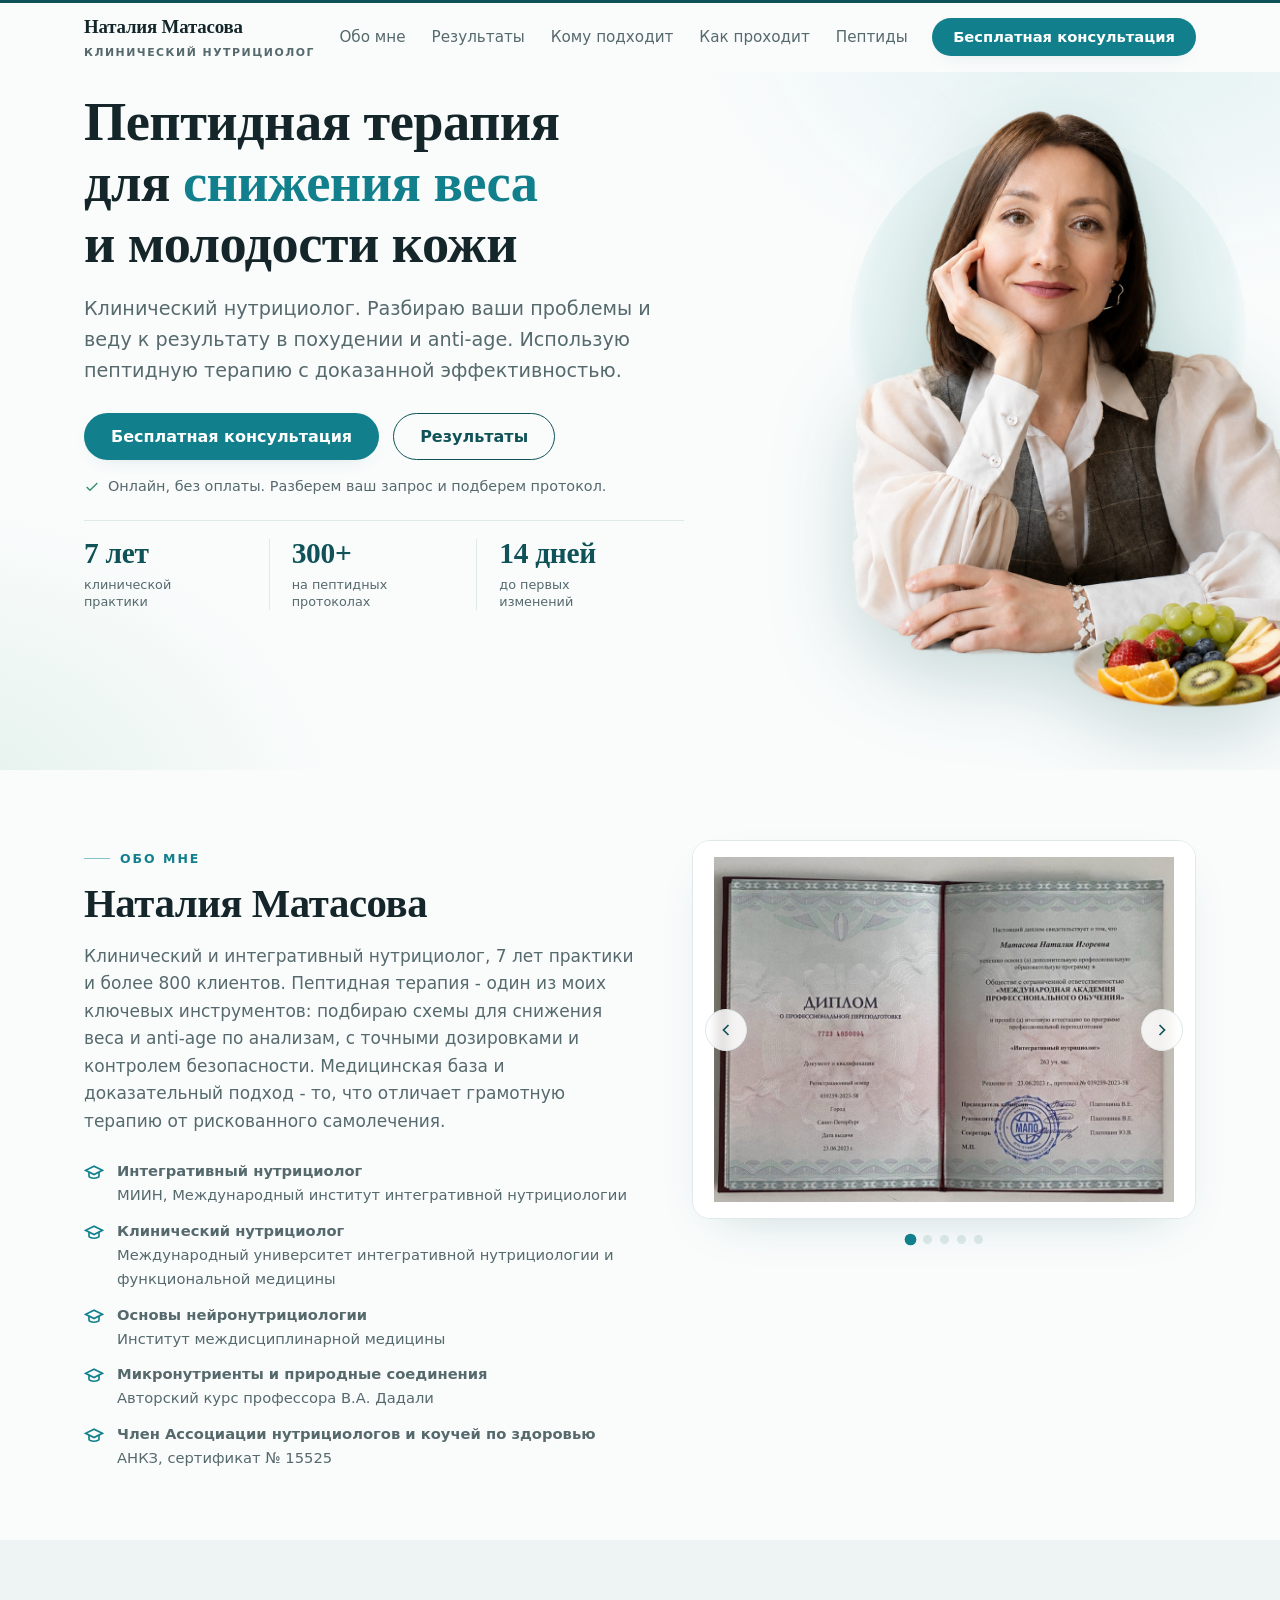
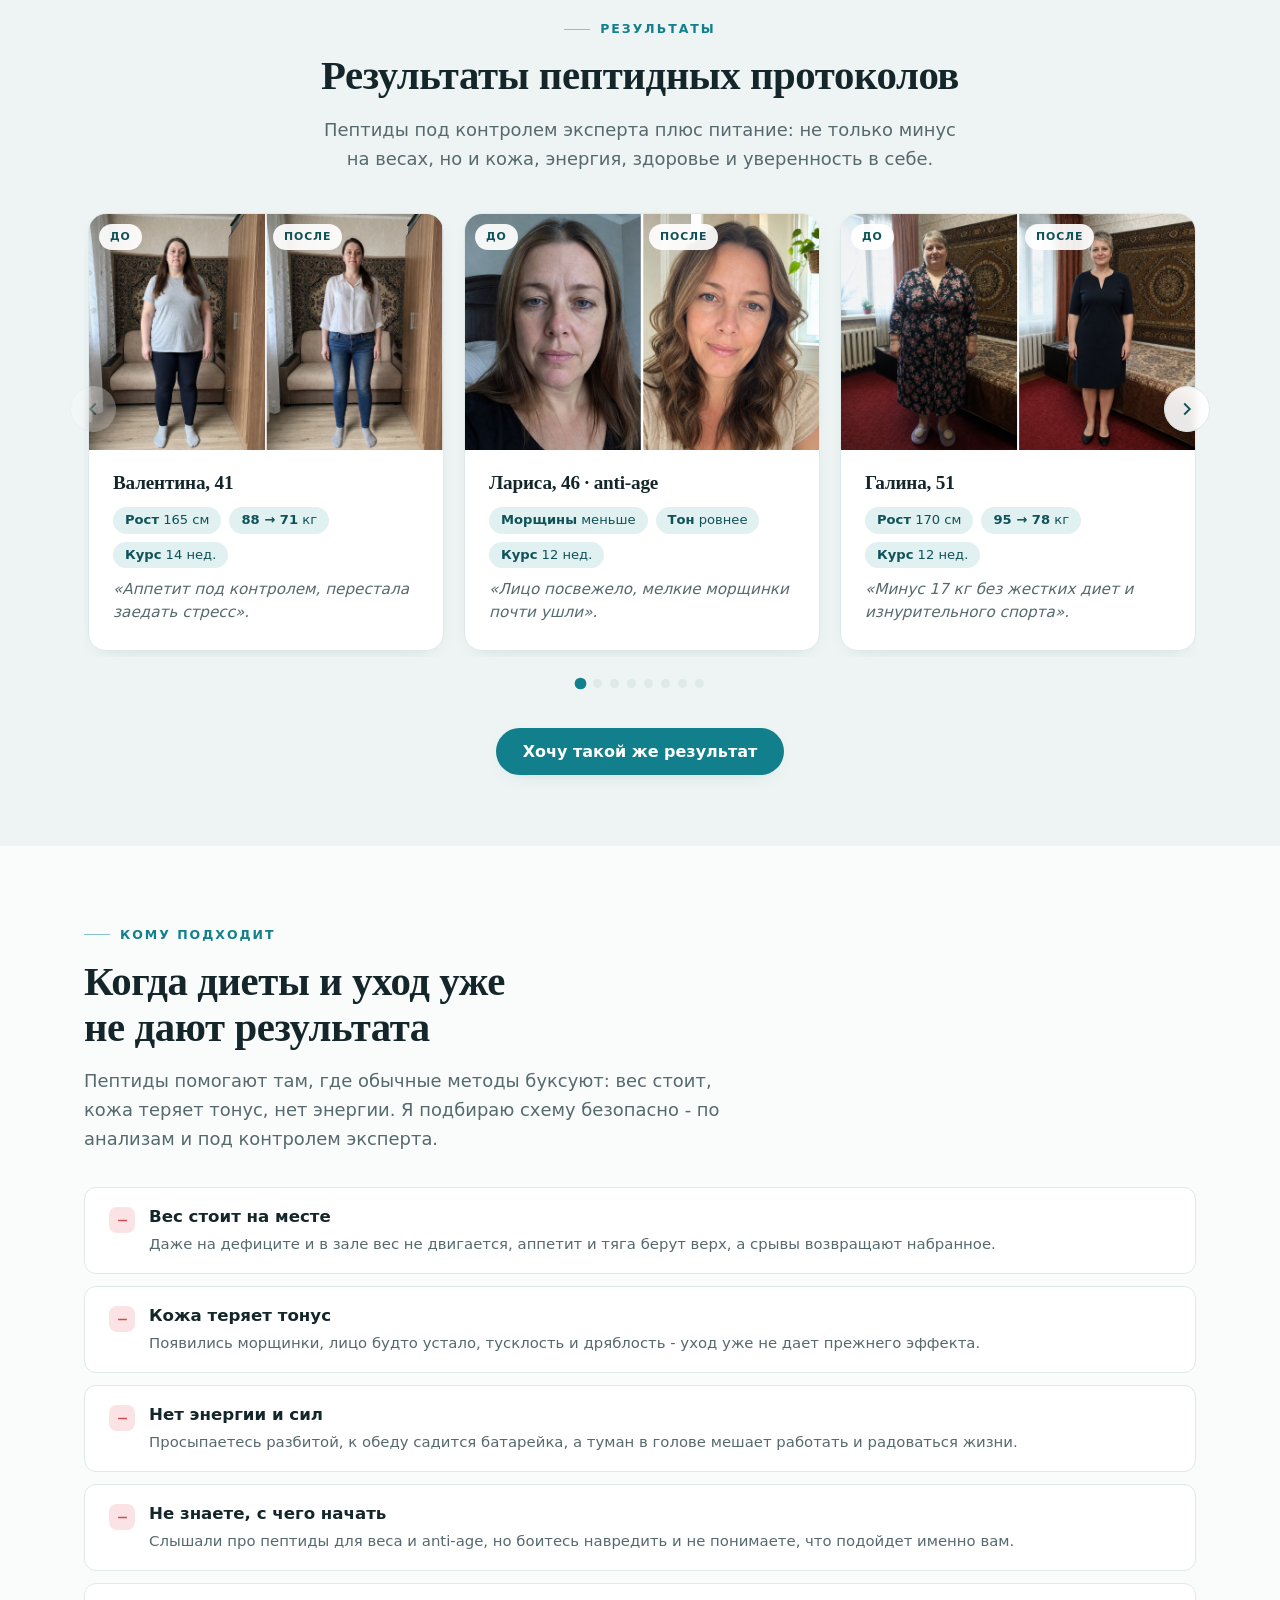
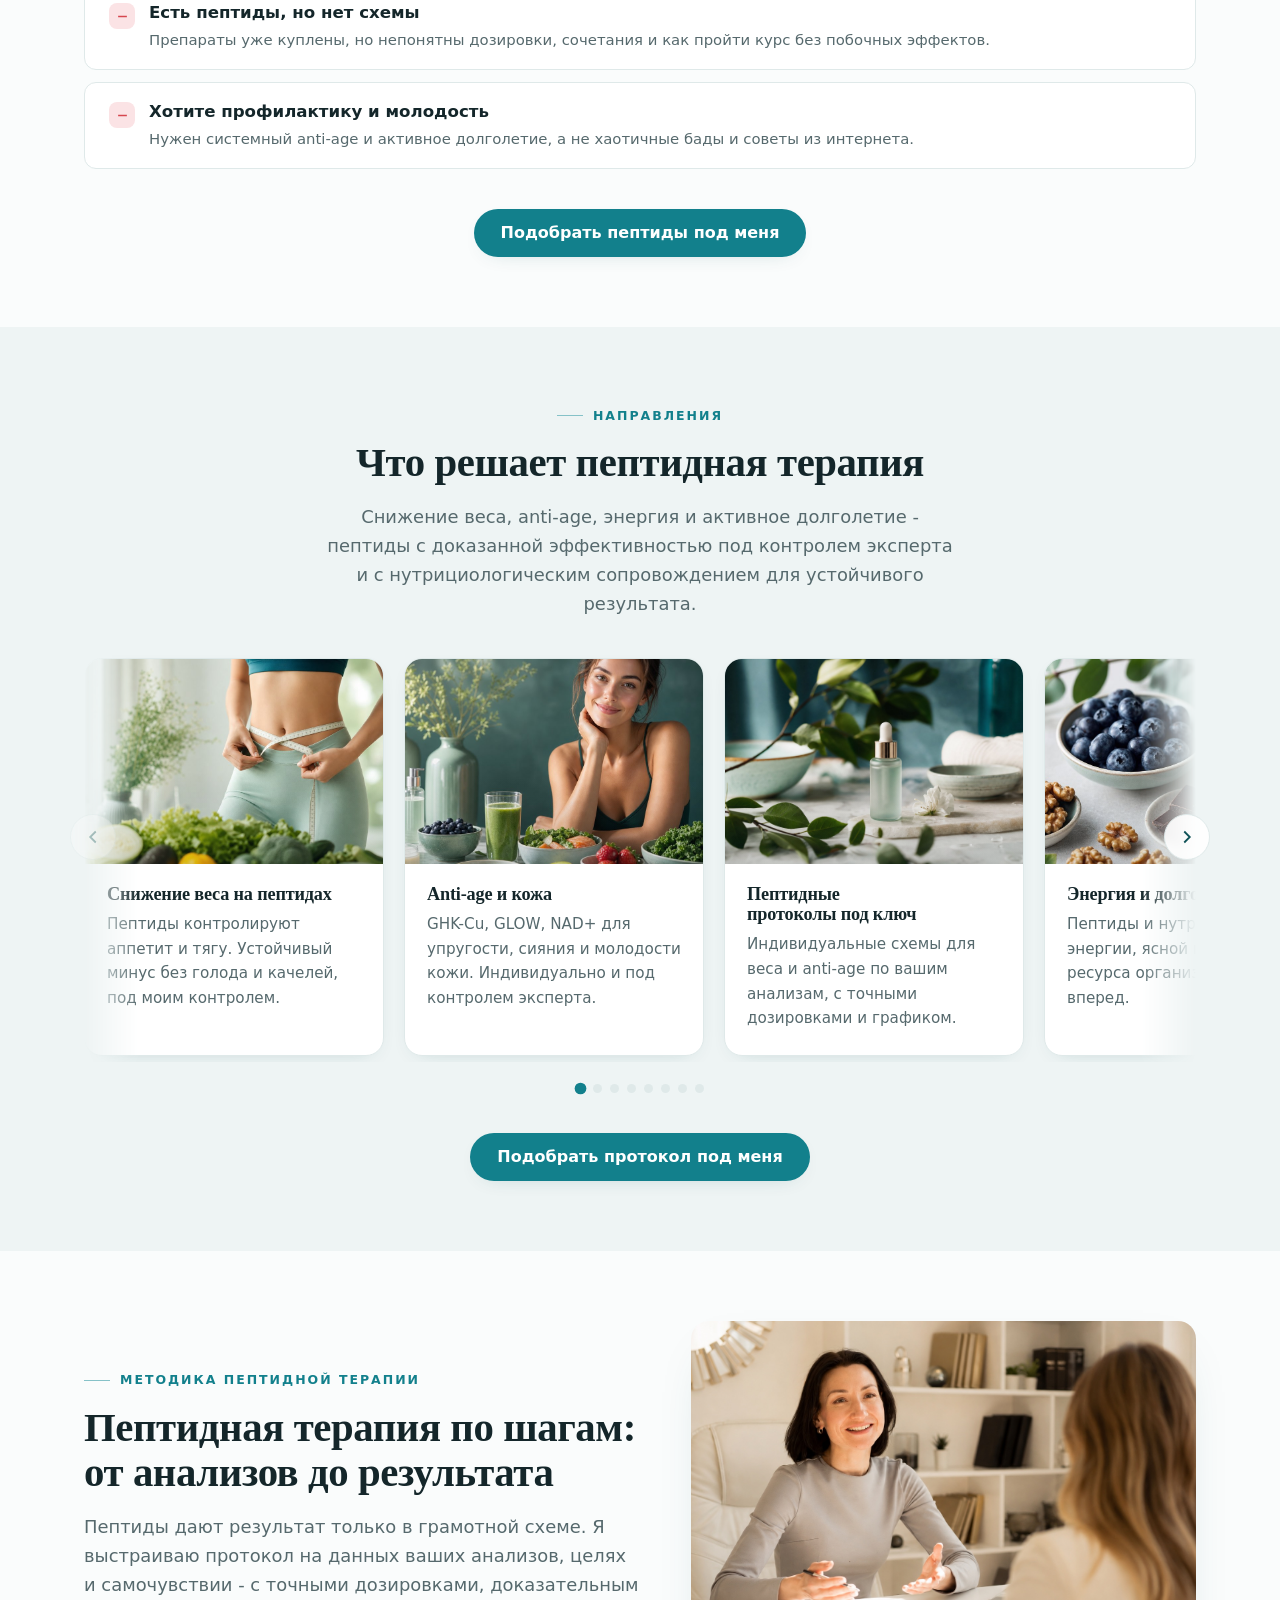
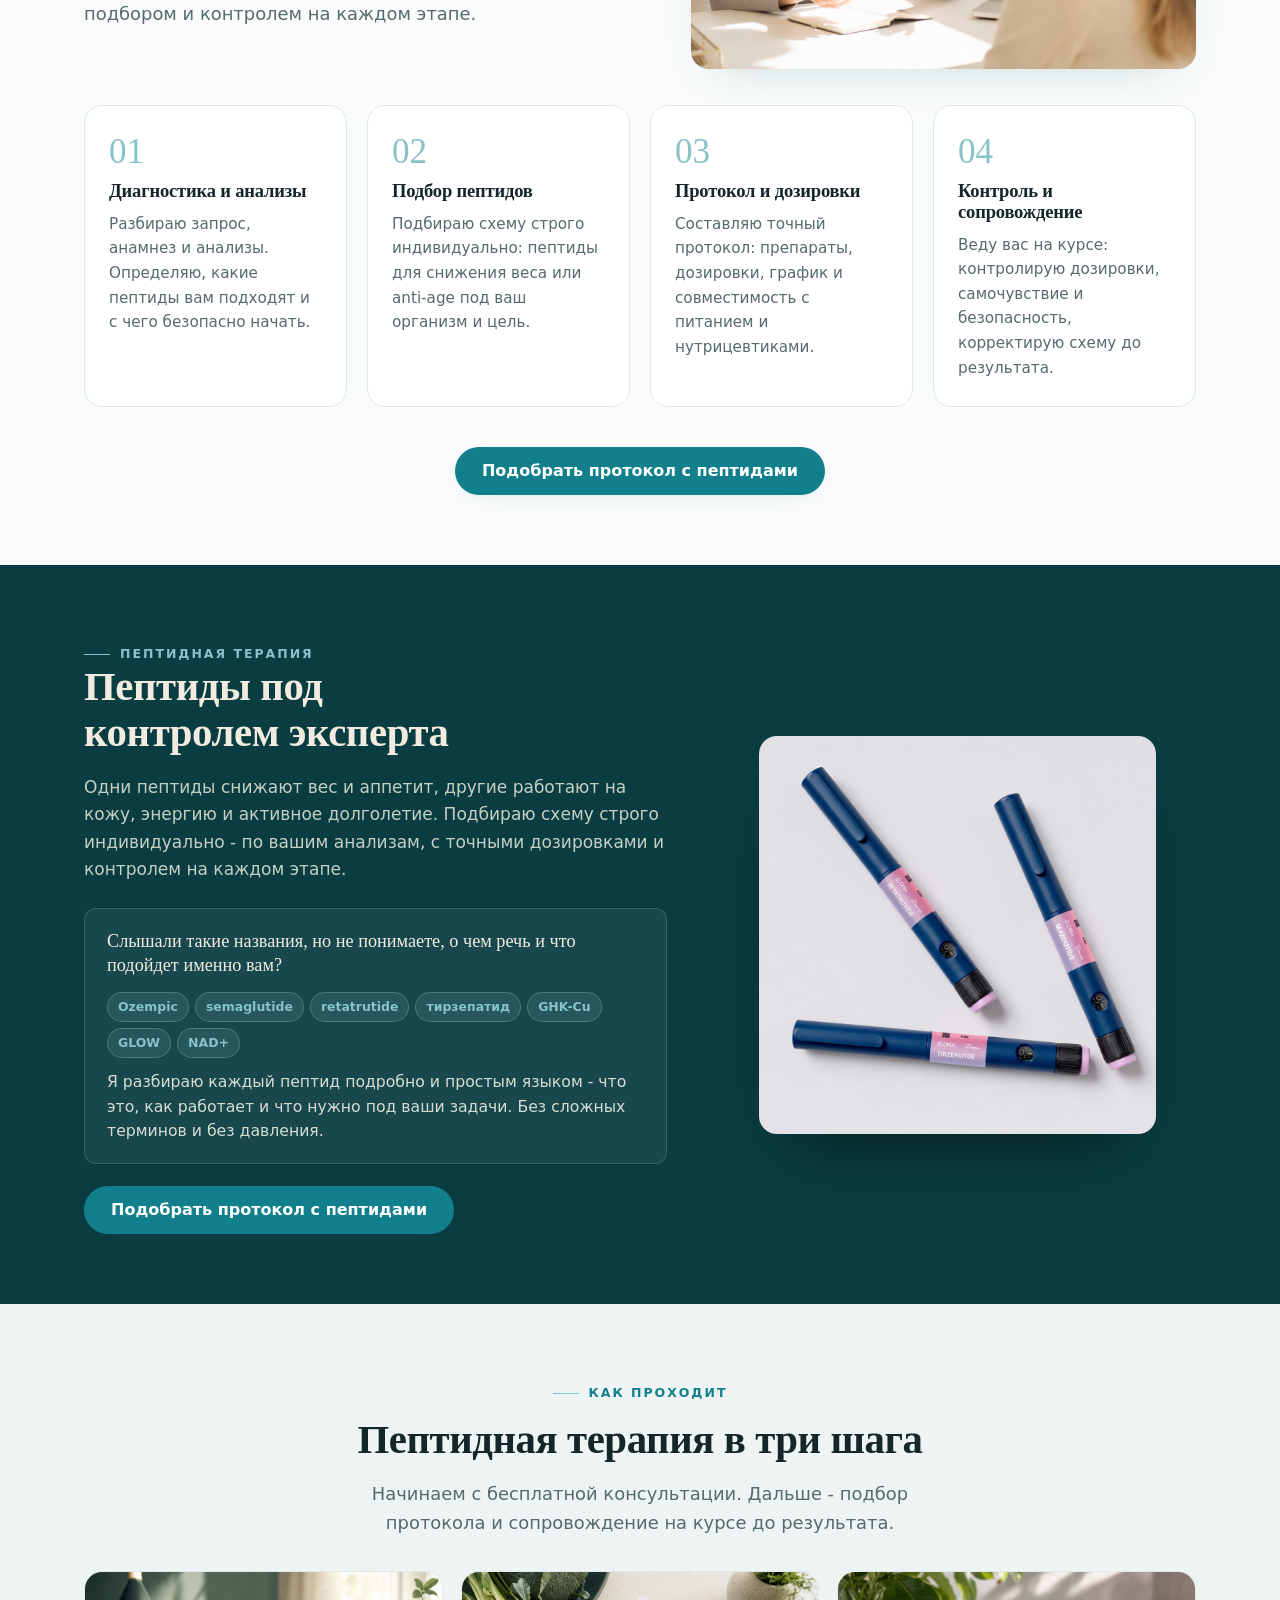
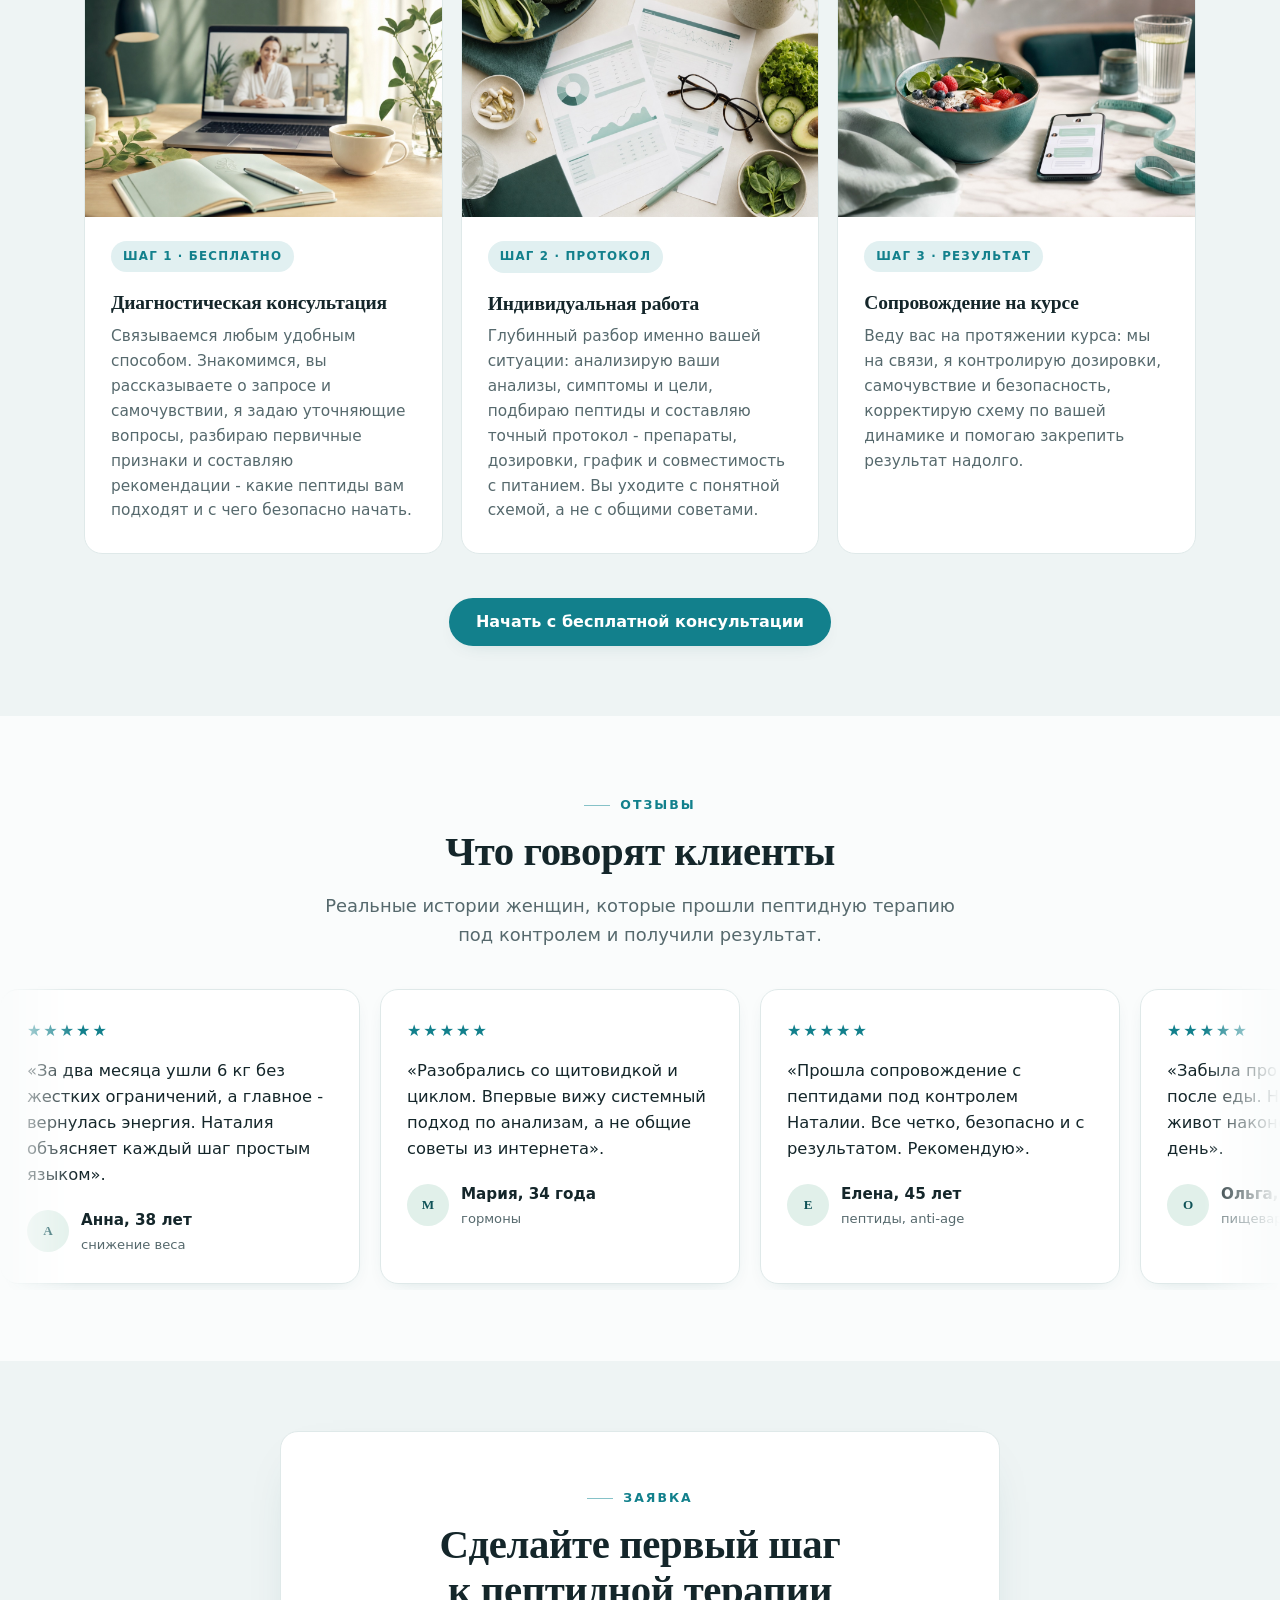
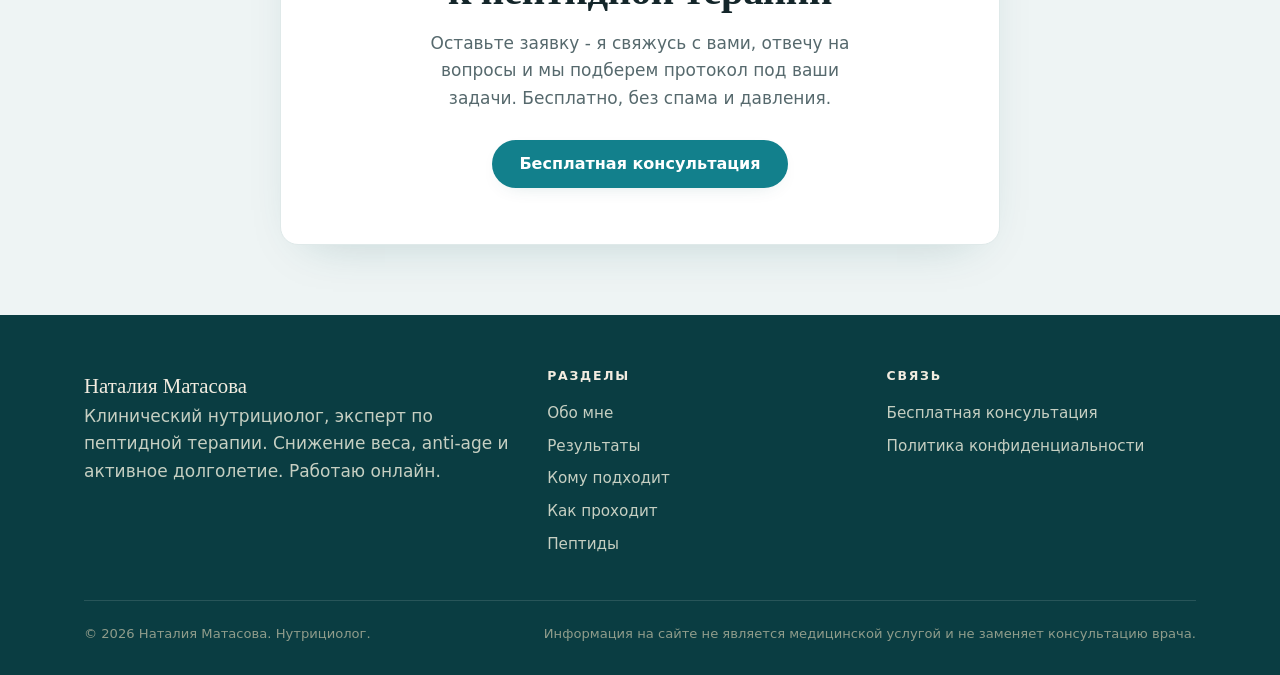
<file: index.html>
<!doctype html>
<html lang="ru">
<head>
<meta charset="utf-8">
<meta name="viewport" content="width=device-width, initial-scale=1">
<title>Пептидная терапия под контролем эксперта | Наталия Матасова, клинический нутрициолог</title>
<meta name="description" content="Пептидная терапия для снижения веса и anti-age под контролем клинического нутрициолога. Индивидуальный протокол по анализам, точные дозировки, сопровождение до результата. Бесплатная консультация онлайн.">
<meta property="og:title" content="Пептидная терапия под контролем эксперта - Наталия Матасова">
<meta property="og:description" content="Снижение веса и anti-age с пептидами - безопасно, по анализам, под контролем клинического нутрициолога. Бесплатная консультация онлайн.">
<meta property="og:type" content="website">
<link rel="stylesheet" href="css/styles.css?v=20260720b">
<!-- Yandex.Metrika counter -->
<script type="text/javascript">
    (function(m,e,t,r,i,k,a){
        m[i]=m[i]||function(){(m[i].a=m[i].a||[]).push(arguments)};
        m[i].l=1*new Date();
        for (var j = 0; j < document.scripts.length; j++) {if (document.scripts[j].src === r) { return; }}
        k=e.createElement(t),a=e.getElementsByTagName(t)[0],k.async=1,k.src=r,a.parentNode.insertBefore(k,a)
    })(window, document,'script','https://mc.yandex.ru/metrika/tag.js?id=111691305', 'ym');

    ym(111691305, 'init', {ssr:true, webvisor:true, clickmap:true, referrer: document.referrer, url: location.href, accurateTrackBounce:true, trackLinks:true});
    window.NM_METRIKA_ID = 111691305;
</script>
<noscript><div><img src="https://mc.yandex.ru/watch/111691305" style="position:absolute; left:-9999px;" alt="" /></div></noscript>
<!-- /Yandex.Metrika counter -->
</head>
<body>
<!-- ============ HEADER ============ -->
<header class="site-head" id="siteHead">
  <div class="wrap head-row">
    <a class="brand" href="#top" aria-label="Наталия Матасова, нутрициолог">
      <span>Наталия Матасова<small>Клинический нутрициолог</small></span>
    </a>
    <nav class="head-nav" aria-label="Основная навигация">
      <a class="nav-link" href="#about">Обо мне</a>
      <a class="nav-link" href="#results">Результаты</a>
      <a class="nav-link" href="#help">Кому подходит</a>
      <a class="nav-link" href="#method">Как проходит</a>
      <a class="nav-link" href="#peptides">Пептиды</a>
    </nav>
    <div class="head-actions">
      <a class="btn btn--sm" href="#lead" data-lead="free">Бесплатная консультация</a>
      <button class="burger" id="burger" type="button" aria-label="Меню">
        <svg width="20" height="20" viewBox="0 0 24 24" fill="none" stroke="currentColor" stroke-width="2" stroke-linecap="round"><path d="M3 6h18M3 12h18M3 18h18"/></svg>
      </button>
    </div>
  </div>
</header>

<!-- mobile sheet -->
<div class="sheet" id="sheet">
  <div class="sheet-panel">
    <button class="sheet-close" id="sheetClose" type="button" aria-label="Закрыть">✕</button>
    <a href="#about">Обо мне</a>
    <a href="#results">Результаты</a>
    <a href="#help">Кому подходит</a>
    <a href="#method">Как проходит</a>
    <a href="#peptides">Пептиды</a>
    <a class="btn btn--block" href="#lead" data-lead="free">Бесплатная консультация</a>
  </div>
</div>

<main id="top">

  <!-- ============ HERO ============ -->
  <section class="hero">
    <div class="wrap hero-grid">
      <div class="hero-copy">
        <h1>Пептидная терапия<br>для <span class="accent">снижения веса</span><br>и молодости кожи</h1>
        <p class="hero-sub">Клинический нутрициолог. Разбираю ваши проблемы и веду к результату в похудении и anti-age. Использую пептидную терапию с доказанной эффективностью.</p>
        <div class="hero-cta">
          <a class="btn" href="#lead" data-lead="free">Бесплатная консультация</a>
          <a class="btn btn--ghost" href="#results">Результаты</a>
        </div>
        <p class="hero-note">
          <svg viewBox="0 0 24 24" fill="none" stroke="currentColor" stroke-width="2"><path d="M20 6L9 17l-5-5"/></svg>
          Онлайн, без оплаты. Разберем ваш запрос и подберем протокол.
        </p>
        <div class="hero-stats">
          <div class="hstat"><b>7 лет</b><span>клинической практики</span></div>
          <div class="hstat"><b>300+</b><span>на пептидных протоколах</span></div>
          <div class="hstat"><b>14 дней</b><span>до первых изменений</span></div>
        </div>
      </div>

      <figure class="hero-figure">
        <img class="hero-cut" src="assets/hero-cut.png" alt="Наталия Матасова, нутрициолог" width="732" height="1100">
        <img class="hero-photo-m" src="assets/hero-mobile.jpg" alt="Наталия Матасова, нутрициолог" width="1118" height="941" loading="lazy">
      </figure>
    </div>
  </section>

  <!-- ============ ABOUT (сразу после поинтов) ============ -->
  <section class="band" id="about">
    <div class="wrap about">
      <div class="about-copy">
        <span class="eyebrow">Обо мне</span>
        <h2>Наталия Матасова</h2>
        <p class="lead">Клинический и интегративный нутрициолог, 7 лет практики и более 800 клиентов. Пептидная терапия - один из моих ключевых инструментов: подбираю схемы для снижения веса и anti-age по анализам, с точными дозировками и контролем безопасности. Медицинская база и доказательный подход - то, что отличает грамотную терапию от рискованного самолечения.</p>
        <ul class="edu">
          <li><svg viewBox="0 0 24 24" fill="none" stroke="currentColor" stroke-width="2"><path d="M22 10L12 5 2 10l10 5 10-5z"/><path d="M6 12v5c0 1 2.7 2.5 6 2.5s6-1.5 6-2.5v-5"/></svg><span><b>Интегративный нутрициолог</b><span>МИИН, Международный институт интегративной нутрициологии</span></span></li>
          <li><svg viewBox="0 0 24 24" fill="none" stroke="currentColor" stroke-width="2"><path d="M22 10L12 5 2 10l10 5 10-5z"/><path d="M6 12v5c0 1 2.7 2.5 6 2.5s6-1.5 6-2.5v-5"/></svg><span><b>Клинический нутрициолог</b><span>Международный университет интегративной нутрициологии и функциональной медицины</span></span></li>
          <li><svg viewBox="0 0 24 24" fill="none" stroke="currentColor" stroke-width="2"><path d="M22 10L12 5 2 10l10 5 10-5z"/><path d="M6 12v5c0 1 2.7 2.5 6 2.5s6-1.5 6-2.5v-5"/></svg><span><b>Основы нейронутрициологии</b><span>Институт междисциплинарной медицины</span></span></li>
          <li><svg viewBox="0 0 24 24" fill="none" stroke="currentColor" stroke-width="2"><path d="M22 10L12 5 2 10l10 5 10-5z"/><path d="M6 12v5c0 1 2.7 2.5 6 2.5s6-1.5 6-2.5v-5"/></svg><span><b>Микронутриенты и природные соединения</b><span>Авторский курс профессора В.А. Дадали</span></span></li>
          <li><svg viewBox="0 0 24 24" fill="none" stroke="currentColor" stroke-width="2"><path d="M22 10L12 5 2 10l10 5 10-5z"/><path d="M6 12v5c0 1 2.7 2.5 6 2.5s6-1.5 6-2.5v-5"/></svg><span><b>Член Ассоциации нутрициологов и коучей по здоровью</b><span>АНКЗ, сертификат № 15525</span></span></li>
        </ul>
      </div>

      <div class="diploma">
        <div class="dip-viewport">
          <div class="dip-track" id="dipTrack">
            <div class="dip-slide"><img src="assets/cert-integ.jpg" alt="Диплом: интегративный нутрициолог" loading="lazy"></div>
            <div class="dip-slide"><img src="assets/cert-clinic.jpg" alt="Диплом: клинический нутрициолог" loading="lazy"></div>
            <div class="dip-slide"><img src="assets/cert-neuro.jpg" alt="Удостоверение: основы нейронутрициологии" loading="lazy"></div>
            <div class="dip-slide"><img src="assets/cert-dadali.jpg" alt="Сертификат: микронутриенты, курс В.А. Дадали" loading="lazy"></div>
            <div class="dip-slide"><img src="assets/cert-ankz.jpg" alt="Сертификат члена АНКЗ" loading="lazy"></div>
          </div>
          <button class="dip-nav dip-prev" id="dipPrev" type="button" aria-label="Предыдущий диплом"><svg viewBox="0 0 24 24" fill="none" stroke="currentColor" stroke-width="2"><path d="M15 18l-6-6 6-6"/></svg></button>
          <button class="dip-nav dip-next" id="dipNext" type="button" aria-label="Следующий диплом"><svg viewBox="0 0 24 24" fill="none" stroke="currentColor" stroke-width="2"><path d="M9 6l6 6-6 6"/></svg></button>
        </div>
        <div class="dip-dots" id="dipDots" aria-label="Навигация по дипломам"></div>
      </div>
    </div>
  </section>

  <!-- ============ RESULTS (сразу после дипломов) ============ -->
  <section class="band band--alt" id="results">
    <div class="wrap">
      <div class="sec-head center">
        <span class="eyebrow">Результаты</span>
        <h2>Результаты пептидных протоколов</h2>
        <p class="lead">Пептиды под контролем эксперта плюс питание: не только минус на весах, но и кожа, энергия, здоровье и уверенность в себе.</p>
      </div>
      <div class="res-slider">
        <div class="res-viewport">
          <div class="res-track" id="resTrack">
            <article class="rcard">
              <div class="ba"><img src="assets/ba-1.jpg" alt="Результат до и после" loading="lazy"><span class="ba-label ba-before">До</span><span class="ba-label ba-after">После</span></div>
              <div class="rcard-b">
                <h3>Валентина, 41</h3>
                <div class="rstats"><span class="rchip"><b>Рост</b> 165 см</span><span class="rchip"><b>88 → 71</b> кг</span><span class="rchip"><b>Курс</b> 14 нед.</span></div>
                <p class="rquote">«Аппетит под контролем, перестала заедать стресс».</p>
              </div>
            </article>
            <article class="rcard">
              <div class="ba"><img src="assets/fa-1.jpg" alt="Кожа лица до и после" loading="lazy"><span class="ba-label ba-before">До</span><span class="ba-label ba-after">После</span></div>
              <div class="rcard-b">
                <h3>Лариса, 46 · anti-age</h3>
                <div class="rstats"><span class="rchip"><b>Морщины</b> меньше</span><span class="rchip"><b>Тон</b> ровнее</span><span class="rchip"><b>Курс</b> 12 нед.</span></div>
                <p class="rquote">«Лицо посвежело, мелкие морщинки почти ушли».</p>
              </div>
            </article>
            <article class="rcard">
              <div class="ba"><img src="assets/ba-2.jpg" alt="Результат до и после" loading="lazy"><span class="ba-label ba-before">До</span><span class="ba-label ba-after">После</span></div>
              <div class="rcard-b">
                <h3>Галина, 51</h3>
                <div class="rstats"><span class="rchip"><b>Рост</b> 170 см</span><span class="rchip"><b>95 → 78</b> кг</span><span class="rchip"><b>Курс</b> 12 нед.</span></div>
                <p class="rquote">«Минус 17 кг без жестких диет и изнурительного спорта».</p>
              </div>
            </article>
            <article class="rcard">
              <div class="ba"><img src="assets/fa-2.jpg" alt="Кожа лица до и после" loading="lazy"><span class="ba-label ba-before">До</span><span class="ba-label ba-after">После</span></div>
              <div class="rcard-b">
                <h3>Наталья, 52 · anti-age</h3>
                <div class="rstats"><span class="rchip"><b>Упругость</b> выше</span><span class="rchip"><b>Сияние</b> +</span><span class="rchip"><b>Курс</b> 14 нед.</span></div>
                <p class="rquote">«Кожа стала плотнее и сияет, выгляжу отдохнувшей».</p>
              </div>
            </article>
            <article class="rcard">
              <div class="ba"><img src="assets/ba-3.jpg" alt="Результат до и после" loading="lazy"><span class="ba-label ba-before">До</span><span class="ba-label ba-after">После</span></div>
              <div class="rcard-b">
                <h3>Ирина, 29</h3>
                <div class="rstats"><span class="rchip"><b>Рост</b> 172 см</span><span class="rchip"><b>84 → 69</b> кг</span><span class="rchip"><b>Курс</b> 10 нед.</span></div>
                <p class="rquote">«Снова влезла в любимые джинсы спустя пять лет».</p>
              </div>
            </article>
            <article class="rcard">
              <div class="ba"><img src="assets/fa-3.jpg" alt="Кожа лица до и после" loading="lazy"><span class="ba-label ba-before">До</span><span class="ba-label ba-after">После</span></div>
              <div class="rcard-b">
                <h3>Оксана, 39 · anti-age</h3>
                <div class="rstats"><span class="rchip"><b>Кожа</b> чище</span><span class="rchip"><b>Тон</b> ровнее</span><span class="rchip"><b>Курс</b> 10 нед.</span></div>
                <p class="rquote">«Ушла тусклость и высыпания, кожа гладкая и ровная».</p>
              </div>
            </article>
            <article class="rcard">
              <div class="ba"><img src="assets/ba-4.jpg" alt="Результат до и после" loading="lazy"><span class="ba-label ba-before">До</span><span class="ba-label ba-after">После</span></div>
              <div class="rcard-b">
                <h3>Эльвира, 25</h3>
                <div class="rstats"><span class="rchip"><b>Рост</b> 163 см</span><span class="rchip"><b>90 → 73</b> кг</span><span class="rchip"><b>Курс</b> 14 нед.</span></div>
                <p class="rquote">«Стало больше энергии, нормализовался сахар».</p>
              </div>
            </article>
            <article class="rcard">
              <div class="ba"><img src="assets/ba-5.jpg" alt="Результат до и после" loading="lazy"><span class="ba-label ba-before">До</span><span class="ba-label ba-after">После</span></div>
              <div class="rcard-b">
                <h3>Марина, 47</h3>
                <div class="rstats"><span class="rchip"><b>Рост</b> 168 см</span><span class="rchip"><b>92 → 75</b> кг</span><span class="rchip"><b>Курс</b> 16 нед.</span></div>
                <p class="rquote">«Ушли тяжесть и отеки, а вес уверенно держится».</p>
              </div>
            </article>
          </div>
        </div>
        <button class="spec-nav spec-prev" id="resPrev" type="button" aria-label="Назад"><svg viewBox="0 0 24 24" fill="none" stroke="currentColor" stroke-width="2"><path d="M15 18l-6-6 6-6"/></svg></button>
        <button class="spec-nav spec-next" id="resNext" type="button" aria-label="Вперед"><svg viewBox="0 0 24 24" fill="none" stroke="currentColor" stroke-width="2"><path d="M9 6l6 6-6 6"/></svg></button>
        <div class="spec-dots" id="resDots"></div>
      </div>
      <div class="sec-cta">
        <a class="btn" href="#lead" data-lead="free">Хочу такой же результат</a>
      </div>
    </div>
  </section>

  <!-- ============ PAIN ============ -->
  <section class="band" id="help">
    <div class="wrap">
      <div class="sec-head">
        <span class="eyebrow">Кому подходит</span>
        <h2>Когда диеты и уход уже не дают результата</h2>
        <p class="lead">Пептиды помогают там, где обычные методы буксуют: вес стоит, кожа теряет тонус, нет энергии. Я подбираю схему безопасно - по анализам и под контролем эксперта.</p>
      </div>
      <div class="pain-grid">
        <div class="pain reveal"><span class="dot"><svg viewBox="0 0 24 24" fill="none" stroke="currentColor" stroke-width="2.4"><path d="M5 12h14"/></svg></span><div class="pain-txt"><b>Вес стоит на месте</b><span>Даже на дефиците и в зале вес не двигается, аппетит и тяга берут верх, а срывы возвращают набранное.</span></div></div>
        <div class="pain reveal"><span class="dot"><svg viewBox="0 0 24 24" fill="none" stroke="currentColor" stroke-width="2.4"><path d="M5 12h14"/></svg></span><div class="pain-txt"><b>Кожа теряет тонус</b><span>Появились морщинки, лицо будто устало, тусклость и дряблость - уход уже не дает прежнего эффекта.</span></div></div>
        <div class="pain reveal"><span class="dot"><svg viewBox="0 0 24 24" fill="none" stroke="currentColor" stroke-width="2.4"><path d="M5 12h14"/></svg></span><div class="pain-txt"><b>Нет энергии и сил</b><span>Просыпаетесь разбитой, к обеду садится батарейка, а туман в голове мешает работать и радоваться жизни.</span></div></div>
        <div class="pain reveal"><span class="dot"><svg viewBox="0 0 24 24" fill="none" stroke="currentColor" stroke-width="2.4"><path d="M5 12h14"/></svg></span><div class="pain-txt"><b>Не знаете, с чего начать</b><span>Слышали про пептиды для веса и anti-age, но боитесь навредить и не понимаете, что подойдет именно вам.</span></div></div>
        <div class="pain reveal"><span class="dot"><svg viewBox="0 0 24 24" fill="none" stroke="currentColor" stroke-width="2.4"><path d="M5 12h14"/></svg></span><div class="pain-txt"><b>Есть пептиды, но нет схемы</b><span>Препараты уже куплены, но непонятны дозировки, сочетания и как пройти курс без побочных эффектов.</span></div></div>
        <div class="pain reveal"><span class="dot"><svg viewBox="0 0 24 24" fill="none" stroke="currentColor" stroke-width="2.4"><path d="M5 12h14"/></svg></span><div class="pain-txt"><b>Хотите профилактику и молодость</b><span>Нужен системный anti-age и активное долголетие, а не хаотичные бады и советы из интернета.</span></div></div>
      </div>
      <div class="sec-cta">
        <a class="btn" href="#lead" data-lead="free">Подобрать пептиды под меня</a>
      </div>
    </div>
  </section>

  <!-- ============ SPECIALIZATION ============ -->
  <section class="band band--alt">
    <div class="wrap">
      <div class="sec-head center">
        <span class="eyebrow">Направления</span>
        <h2>Что решает пептидная терапия</h2>
        <p class="lead">Снижение веса, anti-age, энергия и активное долголетие - пептиды с доказанной эффективностью под контролем эксперта и с нутрициологическим сопровождением для устойчивого результата.</p>
      </div>
      <div class="spec-slider">
        <div class="spec-viewport">
          <div class="spec-track" id="specTrack">
            <article class="sslide"><div class="sslide-img"><img src="assets/dir-weight.jpg" alt="Снижение веса на пептидах" loading="lazy"></div><div class="sslide-b"><h3>Снижение веса на пептидах</h3><p>Пептиды контролируют аппетит и тягу. Устойчивый минус без голода и качелей, под моим контролем.</p></div></article>
            <article class="sslide"><div class="sslide-img"><img src="assets/dir-antiage.jpg" alt="Anti-age и кожа" loading="lazy"></div><div class="sslide-b"><h3>Anti-age и кожа</h3><p>GHK-Cu, GLOW, NAD+ для упругости, сияния и молодости кожи. Индивидуально и под контролем эксперта.</p></div></article>
            <article class="sslide"><div class="sslide-img"><img src="assets/dir-peptides.jpg" alt="Пептидные протоколы под ключ" loading="lazy"></div><div class="sslide-b"><h3>Пептидные протоколы под ключ</h3><p>Индивидуальные схемы для веса и anti-age по вашим анализам, с точными дозировками и графиком.</p></div></article>
            <article class="sslide"><div class="sslide-img"><img src="assets/dir-neuro.jpg" alt="Энергия и активное долголетие" loading="lazy"></div><div class="sslide-b"><h3>Энергия и долголетие</h3><p>Пептиды и нутриенты для энергии, ясной головы, сна и ресурса организма на годы вперед.</p></div></article>
            <article class="sslide"><div class="sslide-img"><img src="assets/dir-carb.jpg" alt="Углеводный обмен и сахар" loading="lazy"></div><div class="sslide-b"><h3>Углеводный обмен и сахар</h3><p>Пептиды стабилизируют сахар и инсулин, снимают тягу к сладкому и поддерживают метаболизм.</p></div></article>
            <article class="sslide"><div class="sslide-img"><img src="assets/dir-hormones.jpg" alt="Гормоны и метаболизм" loading="lazy"></div><div class="sslide-b"><h3>Гормоны и метаболизм</h3><p>Оцениваю гормональный фон и обмен перед подбором пептидов, чтобы схема была безопасной и точной.</p></div></article>
            <article class="sslide"><div class="sslide-img"><img src="assets/dir-gut.jpg" alt="ЖКТ и усвоение" loading="lazy"></div><div class="sslide-b"><h3>ЖКТ и усвоение</h3><p>Готовлю организм к терапии: налаживаю пищеварение и микробиоту, чтобы пептиды работали в полную силу.</p></div></article>
            <article class="sslide"><div class="sslide-img"><img src="assets/dir-heart.jpg" alt="Нутрициологическое сопровождение" loading="lazy"></div><div class="sslide-b"><h3>Питание под терапию</h3><p>Встраиваю пептиды в протокол питания и нутрицевтиков - так результат закрепляется надолго.</p></div></article>
          </div>
        </div>
        <button class="spec-nav spec-prev" id="specPrev" type="button" aria-label="Назад"><svg viewBox="0 0 24 24" fill="none" stroke="currentColor" stroke-width="2"><path d="M15 18l-6-6 6-6"/></svg></button>
        <button class="spec-nav spec-next" id="specNext" type="button" aria-label="Вперед"><svg viewBox="0 0 24 24" fill="none" stroke="currentColor" stroke-width="2"><path d="M9 6l6 6-6 6"/></svg></button>
        <div class="spec-dots" id="specDots"></div>
      </div>
      <div class="sec-cta">
        <a class="btn" href="#lead" data-lead="free">Подобрать протокол под меня</a>
      </div>
    </div>
  </section>

  <!-- ============ METHOD (пептидная методика) ============ -->
  <section class="band" id="method">
    <div class="wrap">
      <div class="method-intro">
        <div class="sec-head">
          <span class="eyebrow">Методика пептидной терапии</span>
          <h2>Пептидная терапия по шагам: от анализов до результата</h2>
          <p class="lead">Пептиды дают результат только в грамотной схеме. Я выстраиваю протокол на данных ваших анализов, целях и самочувствии - с точными дозировками, доказательным подбором и контролем на каждом этапе.</p>
        </div>
        <figure class="method-banner reveal">
          <img src="assets/method-consult.jpg" alt="Наталия Матасова подбирает протокол пептидной терапии" loading="lazy" width="1672" height="941">
        </figure>
      </div>
      <div class="method-grid">
        <div class="mcard reveal"><div class="num">01</div><h3>Диагностика и анализы</h3><p>Разбираю запрос, анамнез и анализы. Определяю, какие пептиды вам подходят и с чего безопасно начать.</p></div>
        <div class="mcard reveal"><div class="num">02</div><h3>Подбор пептидов</h3><p>Подбираю схему строго индивидуально: пептиды для снижения веса или anti-age под ваш организм и цель.</p></div>
        <div class="mcard reveal"><div class="num">03</div><h3>Протокол и дозировки</h3><p>Составляю точный протокол: препараты, дозировки, график и совместимость с питанием и нутрицевтиками.</p></div>
        <div class="mcard reveal"><div class="num">04</div><h3>Контроль и сопровождение</h3><p>Веду вас на курсе: контролирую дозировки, самочувствие и безопасность, корректирую схему до результата.</p></div>
      </div>
      <div class="sec-cta">
        <a class="btn" href="#lead" data-lead="free">Подобрать протокол с пептидами</a>
      </div>
    </div>
  </section>

  <!-- ============ PEPTIDES ============ -->
  <section class="band band--forest" id="peptides">
    <div class="wrap pept">
      <div class="pept-copy">
        <span class="eyebrow">Пептидная терапия</span>
        <h2>Пептиды под контролем эксперта</h2>
        <p class="lead">Одни пептиды снижают вес и аппетит, другие работают на кожу, энергию и активное долголетие. Подбираю схему строго индивидуально - по вашим анализам, с точными дозировками и контролем на каждом этапе.</p>
        <div class="pept-names reveal">
          <p class="pn-q">Слышали такие названия, но не понимаете, о чем речь и что подойдет именно вам?</p>
          <div class="pg-tags"><span>Ozempic</span><span>semaglutide</span><span>retatrutide</span><span>тирзепатид</span><span>GHK-Cu</span><span>GLOW</span><span>NAD+</span></div>
          <p class="pn-a">Я разбираю каждый пептид подробно и простым языком - что это, как работает и что нужно под ваши задачи. Без сложных терминов и без давления.</p>
        </div>
        <div class="hero-cta" style="margin-top:22px">
          <a class="btn" href="#lead" data-lead="free">Подобрать протокол с пептидами</a>
        </div>
      </div>
      <figure class="pept-figure">
        <img src="assets/peptides-pens.png" alt="Пептиды для снижения веса: ретатрутид, тирзепатид, маздутид" loading="lazy" width="1100" height="1100">
      </figure>
    </div>
  </section>

  <!-- ============ FLOW ============ -->
  <section class="band band--alt" id="flow">
    <div class="wrap">
      <div class="sec-head center">
        <span class="eyebrow">Как проходит</span>
        <h2>Пептидная терапия в три шага</h2>
        <p class="lead">Начинаем с бесплатной консультации. Дальше - подбор протокола и сопровождение на курсе до результата.</p>
      </div>
      <div class="flow">
        <div class="flow-step reveal">
          <div class="flow-img"><img src="assets/step-1.jpg" alt="Онлайн-знакомство" loading="lazy" width="1240" height="826"></div>
          <div class="flow-body">
            <span class="badge">Шаг 1 · бесплатно</span>
            <h3>Диагностическая консультация</h3>
            <p>Связываемся любым удобным способом. Знакомимся, вы рассказываете о запросе и самочувствии, я задаю уточняющие вопросы, разбираю первичные признаки и составляю рекомендации - какие пептиды вам подходят и с чего безопасно начать.</p>
          </div>
        </div>
        <div class="flow-step reveal">
          <div class="flow-img"><img src="assets/step-2.jpg" alt="Подбор пептидного протокола" loading="lazy" width="1240" height="826"></div>
          <div class="flow-body">
            <span class="badge">Шаг 2 · протокол</span>
            <h3>Индивидуальная работа</h3>
            <p>Глубинный разбор именно вашей ситуации: анализирую ваши анализы, симптомы и цели, подбираю пептиды и составляю точный протокол - препараты, дозировки, график и совместимость с питанием. Вы уходите с понятной схемой, а не с общими советами.</p>
          </div>
        </div>
        <div class="flow-step reveal">
          <div class="flow-img"><img src="assets/step-3.jpg" alt="Сопровождение на курсе" loading="lazy" width="1240" height="826"></div>
          <div class="flow-body">
            <span class="badge">Шаг 3 · результат</span>
            <h3>Сопровождение на курсе</h3>
            <p>Веду вас на протяжении курса: мы на связи, я контролирую дозировки, самочувствие и безопасность, корректирую схему по вашей динамике и помогаю закрепить результат надолго.</p>
          </div>
        </div>
      </div>
      <div class="flow-cta">
        <a class="btn" href="#lead" data-lead="free">Начать с бесплатной консультации</a>
      </div>
    </div>
  </section>

  <!-- ============ TESTIMONIALS ============ -->
  <section class="band">
    <div class="wrap">
      <div class="sec-head center">
        <span class="eyebrow">Отзывы</span>
        <h2>Что говорят клиенты</h2>
        <p class="lead">Реальные истории женщин, которые прошли пептидную терапию под контролем и получили результат.</p>
      </div>
    </div>
    <div class="tst-marquee" aria-label="Отзывы клиентов">
      <div class="tst-track" id="tstTrack">
        <div class="tst"><div class="stars">★★★★★</div><p>«За два месяца ушли 6 кг без жестких ограничений, а главное - вернулась энергия. Наталия объясняет каждый шаг простым языком».</p><div class="who"><span class="av">А</span><div><b>Анна, 38 лет</b><span>снижение веса</span></div></div></div>
        <div class="tst"><div class="stars">★★★★★</div><p>«Разобрались со щитовидкой и циклом. Впервые вижу системный подход по анализам, а не общие советы из интернета».</p><div class="who"><span class="av">М</span><div><b>Мария, 34 года</b><span>гормоны</span></div></div></div>
        <div class="tst"><div class="stars">★★★★★</div><p>«Прошла сопровождение с пептидами под контролем Наталии. Все четко, безопасно и с результатом. Рекомендую».</p><div class="who"><span class="av">Е</span><div><b>Елена, 45 лет</b><span>пептиды, anti-age</span></div></div></div>
        <div class="tst"><div class="stars">★★★★★</div><p>«Забыла про вздутие и тяжесть после еды. Наладили питание, и живот наконец спокойный весь день».</p><div class="who"><span class="av">О</span><div><b>Ольга, 41 год</b><span>пищеварение</span></div></div></div>
        <div class="tst"><div class="stars">★★★★★</div><p>«Ушла постоянная усталость и туман в голове. Утром просыпаюсь бодрая, чего не было уже несколько лет».</p><div class="who"><span class="av">И</span><div><b>Ирина, 36 лет</b><span>энергия</span></div></div></div>
        <div class="tst"><div class="stars">★★★★★</div><p>«Думала, после 45 вес уже не сдвинуть. Сдвинули, и он держится. Спасибо за терпение и поддержку».</p><div class="who"><span class="av">С</span><div><b>Светлана, 49 лет</b><span>вес, гормоны</span></div></div></div>
        <div class="tst"><div class="stars">★★★★★</div><p>«Готовились к беременности: привели в порядок дефициты и цикл. Наталия всегда на связи и все поясняет».</p><div class="who"><span class="av">Н</span><div><b>Наталья, 32 года</b><span>женское здоровье</span></div></div></div>
        <div class="tst"><div class="stars">★★★★★</div><p>«Кожа, сон, настроение - все подтянулось. Это не диета, а образ жизни, который реально нравится».</p><div class="who"><span class="av">Ю</span><div><b>Юлия, 43 года</b><span>anti-age</span></div></div></div>
        <div class="tst"><div class="stars">★★★★★</div><p>«Кожа стала плотнее, мелкие морщинки сгладились, лицо будто отдохнуло. Пептиды и уход подобрали под мое состояние».</p><div class="who"><span class="av">В</span><div><b>Вероника, 47 лет</b><span>anti-age, кожа</span></div></div></div>
        <div class="tst"><div class="stars">★★★★★</div><p>«Снижала вес на семаглутиде строго под контролем Наталии - без побочек и качелей. Минус 11 кг, и вес держится».</p><div class="who"><span class="av">Т</span><div><b>Татьяна, 44 года</b><span>снижение веса, пептиды</span></div></div></div>
        <div class="tst"><div class="stars">★★★★★</div><p>«Пептиды для энергии и питание вернули силы: к вечеру больше нет упадка, а выгляжу заметно свежее».</p><div class="who"><span class="av">А</span><div><b>Алла, 50 лет</b><span>anti-age, энергия</span></div></div></div>
      </div>
    </div>
  </section>

  <!-- ============ FINAL CTA ============ -->
  <section class="band band--alt final-cta">
    <div class="wrap">
      <div class="final-card">
        <span class="eyebrow">Заявка</span>
        <h2>Сделайте первый шаг к пептидной терапии</h2>
        <p>Оставьте заявку - я свяжусь с вами, отвечу на вопросы и мы подберем протокол под ваши задачи. Бесплатно, без спама и давления.</p>
        <div class="hero-cta" style="justify-content:center">
          <a class="btn" href="#lead" data-lead="free">Бесплатная консультация</a>
        </div>
      </div>
    </div>
  </section>

</main>

<!-- ============ LEAD MODAL ============ -->
<div class="modal" id="leadModal" aria-hidden="true">
  <div class="modal-overlay" data-modal-close></div>
  <div class="modal-dialog" role="dialog" aria-modal="true" aria-labelledby="modalTitle">
    <button class="modal-close" id="modalClose" type="button" aria-label="Закрыть">✕</button>
    <div class="lead-card">
      <aside class="lead-aside">
        <span class="eyebrow">Заявка</span>
        <h2 id="modalTitle">Первый шаг к пептидной терапии</h2>
        <p>Оставьте заявку - я свяжусь с вами, отвечу на вопросы и мы подберем протокол под ваши задачи. Никакого спама и давления.</p>
        <ul class="trust">
          <li><svg viewBox="0 0 24 24" fill="none" stroke="currentColor" stroke-width="2"><path d="M20 6L9 17l-5-5"/></svg>Бесплатная консультация без обязательств</li>
          <li><svg viewBox="0 0 24 24" fill="none" stroke="currentColor" stroke-width="2"><path d="M20 6L9 17l-5-5"/></svg>Индивидуальный протокол пептидов по анализам</li>
          <li><svg viewBox="0 0 24 24" fill="none" stroke="currentColor" stroke-width="2"><path d="M20 6L9 17l-5-5"/></svg>Опыт по пептидам: более 300 клиентов с результатом</li>
        </ul>
      </aside>

      <form class="lead-form" id="leadForm" novalidate>
        <input type="hidden" name="lead_type" value="free">

        <div class="field">
          <label class="lbl" for="f-name">Ваше имя</label>
          <input id="f-name" name="name" type="text" autocomplete="name" placeholder="Как к вам обращаться" required>
        </div>
        <div class="field">
          <label class="lbl" for="f-phone">Телефон</label>
          <input id="f-phone" name="phone" type="tel" autocomplete="tel" placeholder="+7 ___ ___ __ __" required>
        </div>
        <div class="field">
          <label class="lbl" for="f-contact">Как удобнее связаться</label>
          <select id="f-contact" name="contact">
            <option value="Telegram">Telegram</option>
            <option value="WhatsApp">WhatsApp</option>
            <option value="Телефонный звонок">Телефонный звонок</option>
          </select>
        </div>
        <div class="field">
          <label class="lbl">Ваш запрос (можно несколько)</label>
          <div class="chips">
            <label><input type="checkbox" name="topics" value="Вес"><span class="chip">Снижение веса</span></label>
            <label><input type="checkbox" name="topics" value="Гормоны"><span class="chip">Гормоны, щитовидка</span></label>
            <label><input type="checkbox" name="topics" value="ЖКТ"><span class="chip">Пищеварение</span></label>
            <label><input type="checkbox" name="topics" value="Anti-age"><span class="chip">Anti-age, энергия</span></label>
            <label><input type="checkbox" name="topics" value="Пептиды"><span class="chip">Пептиды</span></label>
          </div>
        </div>
        <div class="field">
          <label class="lbl" for="f-goal">Коротко о ситуации</label>
          <textarea id="f-goal" name="goal" placeholder="Опишите ваш запрос, возраст и что уже пробовали"></textarea>
        </div>

        <input class="hp" type="text" name="website" tabindex="-1" autocomplete="off" aria-hidden="true">

        <button class="btn btn--block" type="submit" id="leadSubmit">Отправить заявку</button>
        <p class="consent">Нажимая кнопку, вы соглашаетесь с <a href="privacy.html" target="_blank" rel="noopener">политикой обработки персональных данных</a>.</p>
        <div class="form-msg" id="formMsg" role="status"></div>
      </form>
    </div>
  </div>
</div>

<!-- ============ FOOTER ============ -->
<footer class="site-foot">
  <div class="wrap">
    <div class="foot-grid">
      <div>
        <div class="foot-brand">Наталия Матасова</div>
        <p>Клинический нутрициолог, эксперт по пептидной терапии. Снижение веса, anti-age и активное долголетие. Работаю онлайн.</p>
      </div>
      <div>
        <h4>Разделы</h4>
        <a href="#about">Обо мне</a>
        <a href="#results">Результаты</a>
        <a href="#help">Кому подходит</a>
        <a href="#method">Как проходит</a>
        <a href="#peptides">Пептиды</a>
      </div>
      <div>
        <h4>Связь</h4>
        <a href="#lead" data-lead="free">Бесплатная консультация</a>
        <a href="privacy.html">Политика конфиденциальности</a>
      </div>
    </div>
    <div class="foot-bottom">
      <span>© 2026 Наталия Матасова. Нутрициолог.</span>
      <span>Информация на сайте не является медицинской услугой и не заменяет консультацию врача.</span>
    </div>
  </div>
</footer>

<script src="js/main.js?v=20260817"></script>
</body>
</html>
</file>
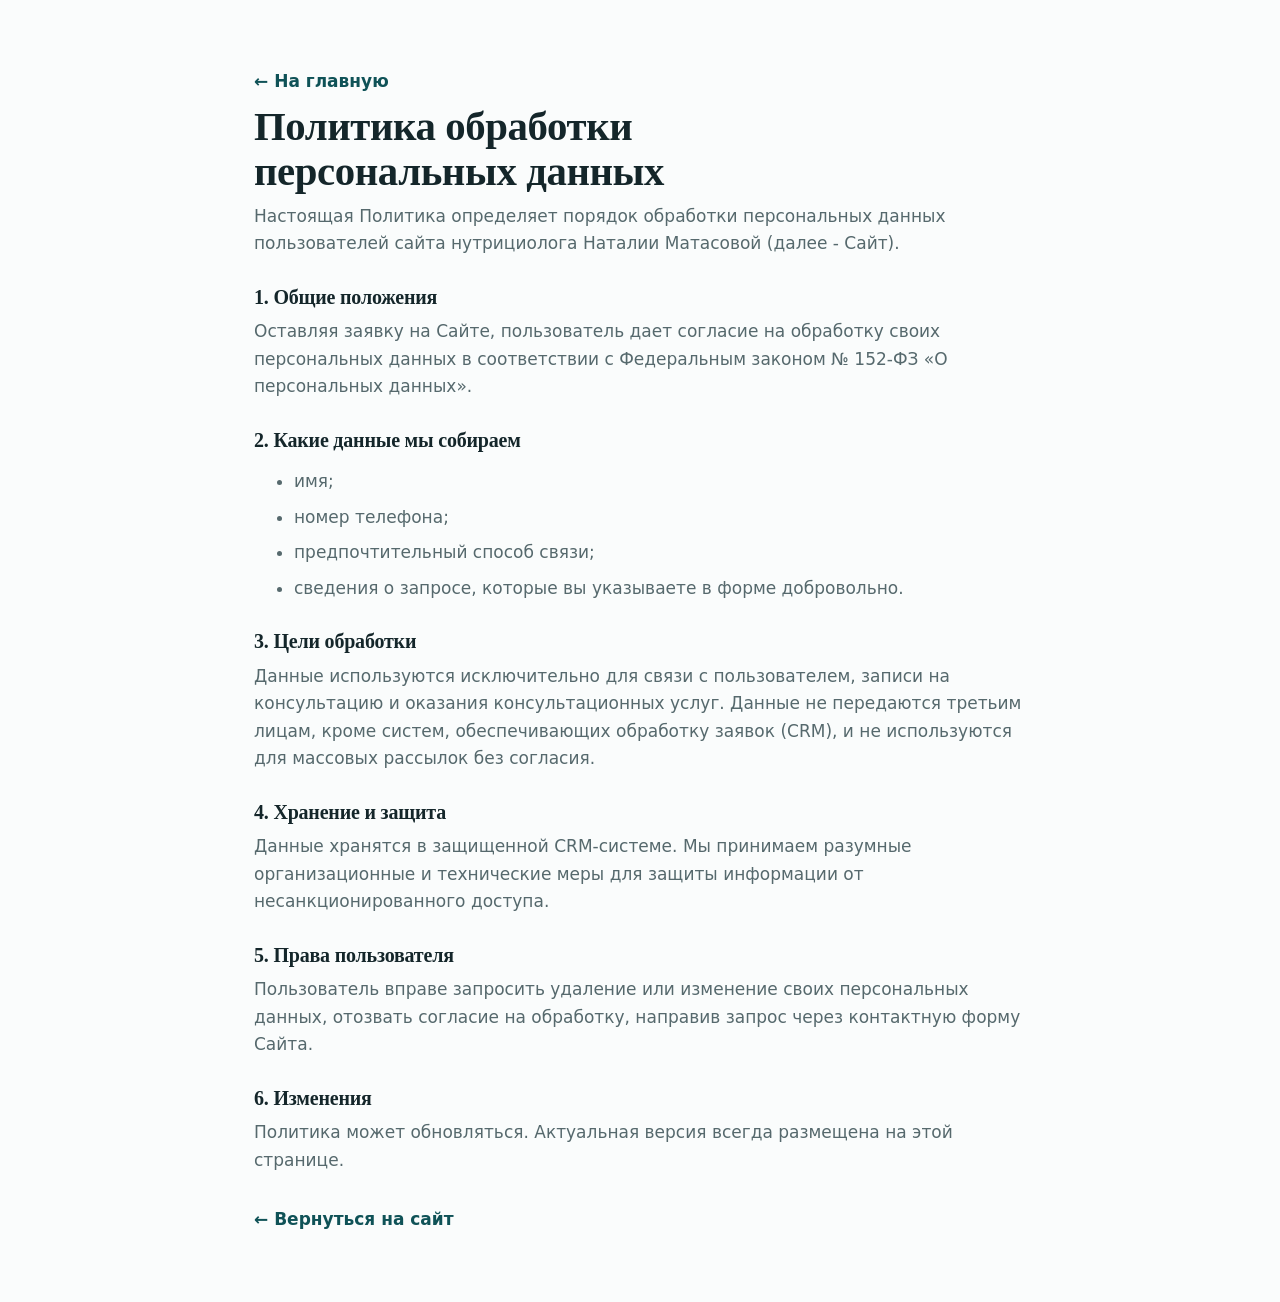
<file: privacy.html>
<!doctype html>
<html lang="ru">
<head>
<meta charset="utf-8">
<meta name="viewport" content="width=device-width, initial-scale=1">
<title>Политика обработки персональных данных - Наталия Матасова</title>
<link rel="stylesheet" href="css/styles.css?v=20260720b">
<style>.legal{max-width:820px;margin:0 auto;padding:60px 24px}.legal h1{font-size:var(--step-h2);margin-bottom:8px}.legal h2{font-size:1.25rem;margin:28px 0 10px}.legal p,.legal li{color:var(--muted);margin:8px 0}.legal a.back{color:var(--forest);font-weight:600}</style>
<!-- Yandex.Metrika counter -->
<script type="text/javascript">
    (function(m,e,t,r,i,k,a){
        m[i]=m[i]||function(){(m[i].a=m[i].a||[]).push(arguments)};
        m[i].l=1*new Date();
        for (var j = 0; j < document.scripts.length; j++) {if (document.scripts[j].src === r) { return; }}
        k=e.createElement(t),a=e.getElementsByTagName(t)[0],k.async=1,k.src=r,a.parentNode.insertBefore(k,a)
    })(window, document,'script','https://mc.yandex.ru/metrika/tag.js?id=111691305', 'ym');

    ym(111691305, 'init', {ssr:true, webvisor:true, clickmap:true, referrer: document.referrer, url: location.href, accurateTrackBounce:true, trackLinks:true});
    window.NM_METRIKA_ID = 111691305;
</script>
<noscript><div><img src="https://mc.yandex.ru/watch/111691305" style="position:absolute; left:-9999px;" alt="" /></div></noscript>
<!-- /Yandex.Metrika counter -->
</head>
<body>
<div class="legal">
  <p><a class="back" href="index.html">← На главную</a></p>
  <h1>Политика обработки персональных данных</h1>
  <p>Настоящая Политика определяет порядок обработки персональных данных пользователей сайта нутрициолога Наталии Матасовой (далее - Сайт).</p>

  <h2>1. Общие положения</h2>
  <p>Оставляя заявку на Сайте, пользователь дает согласие на обработку своих персональных данных в соответствии с Федеральным законом № 152-ФЗ «О персональных данных».</p>

  <h2>2. Какие данные мы собираем</h2>
  <ul>
    <li>имя;</li>
    <li>номер телефона;</li>
    <li>предпочтительный способ связи;</li>
    <li>сведения о запросе, которые вы указываете в форме добровольно.</li>
  </ul>

  <h2>3. Цели обработки</h2>
  <p>Данные используются исключительно для связи с пользователем, записи на консультацию и оказания консультационных услуг. Данные не передаются третьим лицам, кроме систем, обеспечивающих обработку заявок (CRM), и не используются для массовых рассылок без согласия.</p>

  <h2>4. Хранение и защита</h2>
  <p>Данные хранятся в защищенной CRM-системе. Мы принимаем разумные организационные и технические меры для защиты информации от несанкционированного доступа.</p>

  <h2>5. Права пользователя</h2>
  <p>Пользователь вправе запросить удаление или изменение своих персональных данных, отозвать согласие на обработку, направив запрос через контактную форму Сайта.</p>

  <h2>6. Изменения</h2>
  <p>Политика может обновляться. Актуальная версия всегда размещена на этой странице.</p>

  <p style="margin-top:32px"><a class="back" href="index.html">← Вернуться на сайт</a></p>
</div>
</body>
</html>
</file>
<file: css/styles.css>
/* ============================================================
   Наталия Матасова - нутрициолог. Лендинг.
   Палитра: тёплый фарфор + глубокий шалфей-лес + приглушённый
   мов-роз (акцент). Взято из фотосессии и цветов сертификата МИИН.
   ============================================================ */

:root {
  --bg:          #FAFCFC;
  --bg-2:        #EEF4F4;
  --surface:     #FFFFFF;
  --line:        #DFE9E9;
  --ink:         #14262A;
  --muted:       #56696D;
  --forest:      #0F5257;
  --forest-deep: #0A3D42;
  --sage:        #2E9070;
  --sage-tint:   #E1F0EA;
  --mauve:       #12808C;
  --mauve-soft:  #86C2C8;
  --mauve-tint:  #E1F0F1;
  --shadow:      0 18px 50px -28px rgba(15, 82, 87, .28);
  --shadow-sm:   0 6px 22px -14px rgba(15, 82, 87, .30);
  --radius:      18px;
  --radius-sm:   12px;
  --maxw:        1160px;

  --serif: "Iowan Old Style", "Palatino Linotype", Palatino, "Book Antiqua", Georgia, "Times New Roman", serif;
  --sans:  system-ui, -apple-system, "Segoe UI", Roboto, Helvetica, Arial, sans-serif;

  --step-l:  .78rem;
  --step-0:  1.0625rem;
  --step-1:  1.2rem;
  --step-2:  1.45rem;
  --step-h3: clamp(1.25rem, 2.2vw, 1.55rem);
  --step-h2: clamp(1.75rem, 4vw, 2.55rem);
  --step-h1: clamp(2.35rem, 6vw, 4rem);
}

* { box-sizing: border-box; }
html { scroll-behavior: smooth; -webkit-text-size-adjust: 100%; }
@media (prefers-reduced-motion: reduce) { html { scroll-behavior: auto; } }

body {
  margin: 0;
  font-family: var(--sans);
  font-size: var(--step-0);
  line-height: 1.62;
  color: var(--ink);
  background: var(--bg);
  -webkit-font-smoothing: antialiased;
  text-rendering: optimizeLegibility;
}

h1, h2, h3, h4 { font-family: var(--serif); font-weight: 600; line-height: 1.12; text-wrap: balance; margin: 0; letter-spacing: -.01em; }
p { margin: 0; }
img { max-width: 100%; display: block; }
a { color: inherit; text-decoration: none; }

.wrap { max-width: var(--maxw); margin: 0 auto; padding: 0 24px; }

.eyebrow {
  font-family: var(--sans);
  font-size: var(--step-l);
  font-weight: 600;
  letter-spacing: .16em;
  text-transform: uppercase;
  color: var(--mauve);
  display: inline-flex;
  align-items: center;
  gap: 10px;
}
.eyebrow::before {
  content: "";
  width: 26px; height: 1px;
  background: var(--mauve-soft);
}

/* ---------- Buttons ---------- */
.btn {
  --_bg: var(--mauve);
  --_fg: #fff;
  display: inline-flex; align-items: center; justify-content: center; gap: 9px;
  font-family: var(--sans);
  font-size: 1rem; font-weight: 600;
  padding: 14px 26px;
  border-radius: 999px;
  border: 1.5px solid transparent;
  background: var(--_bg); color: var(--_fg);
  cursor: pointer;
  transition: transform .18s ease, box-shadow .18s ease, background .18s ease, color .18s ease;
  box-shadow: var(--shadow-sm);
  line-height: 1.1;
}
.btn:hover { transform: translateY(-2px); box-shadow: 0 16px 34px -18px rgba(158,94,123,.6); }
.btn:active { transform: translateY(0); }
.btn:focus-visible { outline: 3px solid var(--mauve-soft); outline-offset: 2px; }
.btn--ghost {
  --_bg: transparent; --_fg: var(--forest);
  border-color: var(--forest); box-shadow: none;
}
.btn--ghost:hover { background: var(--forest); color: #fff; box-shadow: var(--shadow-sm); }
.btn--sm { padding: 10px 20px; font-size: .92rem; }
.btn--block { width: 100%; }

/* ---------- Header ---------- */
.site-head {
  position: sticky; top: 0; z-index: 50;
  backdrop-filter: saturate(1.4) blur(10px);
  background: color-mix(in srgb, var(--bg) 88%, transparent);
  border-top: 3px solid var(--forest);
  border-bottom: 1px solid transparent;
  transition: border-color .3s ease, background .3s ease;
}
.site-head.is-stuck { border-color: var(--line); }
.head-row { display: flex; align-items: center; justify-content: space-between; min-height: 68px; gap: 18px; }
.brand { display: flex; align-items: center; gap: 12px; font-family: var(--serif); font-size: 1.18rem; font-weight: 600; letter-spacing: -.01em; white-space: nowrap; }
.brand-mark {
  width: 38px; height: 38px; border-radius: 50%; flex: none;
  background: radial-gradient(circle at 35% 30%, var(--sage-tint), var(--sage));
  display: grid; place-items: center;
  color: var(--forest-deep); font-family: var(--serif); font-weight: 700; font-size: 1.05rem;
  border: 1px solid var(--line);
}
.brand small { display: block; font-family: var(--sans); font-size: .68rem; font-weight: 600; letter-spacing: .14em; text-transform: uppercase; color: var(--muted); margin-top: 2px; white-space: nowrap; }
.head-nav { display: flex; align-items: center; gap: 26px; }
.head-nav a.nav-link { font-size: .95rem; color: var(--muted); font-weight: 500; transition: color .18s; white-space: nowrap; }
.head-nav a.nav-link:hover { color: var(--ink); }
.head-actions { display: flex; align-items: center; gap: 12px; }
.head-actions .btn { white-space: nowrap; }
.theme-btn {
  width: 40px; height: 40px; border-radius: 50%; border: 1px solid var(--line);
  background: var(--surface); color: var(--ink); cursor: pointer; display: grid; place-items: center;
  transition: transform .2s, border-color .2s;
}
.theme-btn:hover { transform: rotate(-12deg); border-color: var(--sage); }
.theme-btn:focus-visible { outline: 3px solid var(--mauve-soft); outline-offset: 2px; }
.theme-btn svg { width: 19px; height: 19px; }
.burger { display: none; width: 42px; height: 42px; border: 1px solid var(--line); background: var(--surface); border-radius: 12px; cursor: pointer; color: var(--ink); }

@media (max-width: 1080px) {
  .head-nav .nav-link { display: none; }
  .head-actions .btn { display: none; }
  .burger { display: grid; place-items: center; }
}

/* ---------- Hero ---------- */
.hero { position: relative; overflow: hidden; padding: clamp(28px, 5vw, 64px) 0 clamp(40px, 6vw, 88px); }
.hero::before {
  content: ""; position: absolute; inset: 0; z-index: -1;
  background:
    radial-gradient(720px 480px at 88% -8%, var(--mauve-tint), transparent 60%),
    radial-gradient(680px 520px at -6% 108%, var(--sage-tint), transparent 62%);
}
.hero-grid { display: grid; grid-template-columns: 1.05fr .95fr; gap: clamp(28px, 4vw, 60px); align-items: center; }
.hero-copy { max-width: 560px; }
.hero h1 { font-size: var(--step-h1); margin: 20px 0 0; }
.hero h1 .accent { color: var(--mauve); }
.hero-sub { font-size: clamp(1.05rem, 1.6vw, 1.2rem); color: var(--muted); margin-top: 20px; max-width: 30em; }
.hero-cta { display: flex; flex-wrap: wrap; gap: 14px; margin-top: 30px; }
.hero-note { margin-top: 14px; font-size: .9rem; color: var(--muted); display: flex; align-items: center; gap: 8px; }
.hero-note svg { width: 16px; height: 16px; color: var(--sage); flex: none; }

.hero-figure { position: relative; display: flex; justify-content: center; align-items: flex-end; min-height: 540px; }
.hero-figure::before {
  content: ""; position: absolute; z-index: 0; bottom: 6%; left: 50%; transform: translateX(-50%);
  width: min(440px, 92%); aspect-ratio: 1; border-radius: 50%;
  background: radial-gradient(circle at 50% 45%, var(--sage-tint) 0%, color-mix(in srgb, var(--mauve-tint) 70%, transparent) 62%, transparent 70%);
}
.hero-cut {
  position: relative; z-index: 1; width: 100%; max-width: 500px; height: auto;
  filter: drop-shadow(0 26px 42px rgba(15, 82, 87, .22));
}

/* credibility strip */
.creds { border-top: 1px solid var(--line); border-bottom: 1px solid var(--line); background: var(--bg-2); }
.creds-row { display: flex; flex-wrap: wrap; gap: 14px 40px; padding: 20px 0; align-items: center; justify-content: space-between; }
.cred { display: flex; align-items: center; gap: 12px; }
.cred b { font-family: var(--serif); font-size: 1.7rem; color: var(--forest); line-height: 1; }
.cred span { font-size: .88rem; color: var(--muted); max-width: 15em; }

/* ---------- Sections ---------- */
section { scroll-margin-top: 82px; }
.band { padding: clamp(56px, 8vw, 104px) 0; }
.band--alt { background: var(--bg-2); }
.band--forest { background: var(--forest-deep); color: #EDE7DB; }
.band--forest .eyebrow { color: var(--mauve-soft); }
.band--forest .eyebrow::before { background: var(--mauve-soft); }
.band--forest .lead, .band--forest .muted { color: #C6CFC2; }

.sec-head { max-width: 640px; margin-bottom: 42px; }
.sec-head.center { margin-left: auto; margin-right: auto; text-align: center; }
.sec-head h2 { font-size: var(--step-h2); margin-top: 14px; }
.sec-head .lead { color: var(--muted); font-size: 1.12rem; margin-top: 16px; }

/* pain list */
.pain-grid { display: grid; grid-template-columns: repeat(auto-fit, minmax(250px, 1fr)); gap: 16px; }
.pain {
  display: flex; gap: 14px; align-items: flex-start;
  background: var(--surface); border: 1px solid var(--line); border-radius: var(--radius-sm);
  padding: 20px 22px;
}
.pain .dot { width: 26px; height: 26px; border-radius: 8px; background: var(--mauve-tint); color: var(--mauve); display: grid; place-items: center; flex: none; margin-top: 2px; }
.pain .dot svg { width: 15px; height: 15px; }
.pain p { font-size: .98rem; }

/* specialization grid */
.spec-grid { display: grid; grid-template-columns: repeat(auto-fill, minmax(240px, 1fr)); gap: 18px; }
.spec {
  background: var(--surface); border: 1px solid var(--line); border-radius: var(--radius);
  padding: 26px 24px; transition: transform .2s ease, box-shadow .2s ease, border-color .2s ease;
}
.spec:hover { transform: translateY(-4px); box-shadow: var(--shadow); border-color: var(--sage); }
.spec .s-ico { width: 46px; height: 46px; border-radius: 13px; background: var(--sage-tint); color: var(--forest); display: grid; place-items: center; margin-bottom: 16px; }
.spec .s-ico svg { width: 24px; height: 24px; }
.spec h3 { font-size: 1.15rem; }
.spec p { font-size: .94rem; color: var(--muted); margin-top: 8px; }

/* method / steps */
.method-intro { display: grid; grid-template-columns: 1.05fr .95fr; gap: clamp(24px, 4vw, 48px); align-items: center; margin-bottom: 36px; }
.method-intro .sec-head { margin-bottom: 0; max-width: none; }
.method-banner { margin: 0; position: relative; }
.method-banner img { width: 100%; height: auto; aspect-ratio: 16 / 11; object-fit: cover; border-radius: var(--radius); box-shadow: var(--shadow); }
.method-grid { display: grid; grid-template-columns: repeat(auto-fit, minmax(230px, 1fr)); gap: 20px; }
.mcard { position: relative; padding: 28px 24px 26px; background: var(--surface); border: 1px solid var(--line); border-radius: var(--radius); }
.mcard .num { font-family: var(--serif); font-size: 2.2rem; color: var(--mauve-soft); line-height: 1; }
.mcard h3 { margin-top: 12px; font-size: 1.16rem; }
.mcard p { margin-top: 10px; font-size: .95rem; color: var(--muted); }

/* peptides block */
.pept { display: grid; grid-template-columns: 1.1fr .9fr; gap: clamp(28px, 4vw, 56px); align-items: center; }
.pept-copy h2 { font-size: var(--step-h2); color: #F2ECE0; }
.pept-copy .lead { margin-top: 18px; }
.pept-points { list-style: none; margin: 26px 0 0; padding: 0; display: grid; gap: 14px; }
.pept-points li { display: flex; gap: 13px; align-items: flex-start; font-size: 1.02rem; color: #DDE4D8; }
.pept-points .chk { width: 24px; height: 24px; border-radius: 50%; background: var(--mauve); color: #fff; display: grid; place-items: center; flex: none; margin-top: 2px; }
.pept-points .chk svg { width: 14px; height: 14px; }
.pept-groups { display: grid; grid-template-columns: 1fr 1fr; gap: 14px; margin: 24px 0 6px; }
.pept-group { background: rgba(255,255,255,.06); border: 1px solid rgba(255,255,255,.14); border-radius: var(--radius-sm); padding: 16px 18px; }
.pg-title { display: block; font-family: var(--serif); font-size: 1.06rem; color: #F2ECE0; }
.pg-tags { display: flex; flex-wrap: wrap; gap: 6px; margin: 10px 0 9px; }
.pg-tags span { font-size: .78rem; font-weight: 600; color: var(--mauve-soft); background: rgba(134,194,200,.12); border: 1px solid rgba(134,194,200,.32); border-radius: 999px; padding: 4px 10px; }
.pept-group > p { font-size: .9rem; color: #C6CFC2; line-height: 1.5; }
.pept-names { margin: 24px 0 6px; background: rgba(255,255,255,.06); border: 1px solid rgba(255,255,255,.14); border-radius: var(--radius-sm); padding: 20px 22px; }
.pept-names .pn-q { font-family: var(--serif); font-size: 1.14rem; line-height: 1.35; color: #F2ECE0; }
.pept-names .pg-tags { margin: 14px 0 12px; }
.pept-names .pn-a { font-size: .98rem; color: #D6DDD0; line-height: 1.55; }
@media (max-width: 560px) { .pept-groups { grid-template-columns: 1fr; } .pept-names { padding: 16px 18px; } .pept-names .pn-q { font-size: 1.06rem; } }
.pept-trust { margin-top: 18px; font-size: .95rem; color: #DDE4D8; border-left: 3px solid var(--mauve-soft); padding-left: 14px; line-height: 1.55; }
.pept-stats { display: grid; grid-template-columns: 1fr 1fr; gap: 16px; }
.pstat { background: rgba(255,255,255,.06); border: 1px solid rgba(255,255,255,.14); border-radius: var(--radius); padding: 24px; }
.pstat b { display: block; font-family: var(--serif); font-size: 2.4rem; color: #fff; line-height: 1; }
.pstat span { font-size: .9rem; color: #C6CFC2; margin-top: 8px; display: block; }

/* funnel steps (how we work) */
.flow { display: grid; grid-template-columns: repeat(3, 1fr); gap: 18px; counter-reset: step; }
.flow-step { position: relative; background: var(--surface); border: 1px solid var(--line); border-radius: var(--radius); padding: 30px 26px; }
.flow-step .badge { display: inline-flex; align-items: center; gap: 8px; font-size: .74rem; font-weight: 700; letter-spacing: .1em; text-transform: uppercase; color: var(--mauve); background: var(--mauve-tint); padding: 6px 12px; border-radius: 999px; }
.flow-step h3 { font-size: 1.22rem; margin-top: 16px; }
.flow-step p { color: var(--muted); font-size: .96rem; margin-top: 10px; }
.flow-step .price { margin-top: 16px; font-family: var(--serif); font-size: 1.15rem; color: var(--forest); }
.flow-step .price s { color: var(--muted); font-size: .95rem; margin-right: 8px; }
.flow-arrow { color: var(--sage); }

/* offer / pricing cards */
.offer-grid { display: grid; grid-template-columns: repeat(auto-fit, minmax(280px, 1fr)); gap: 20px; align-items: stretch; }
.offer { display: flex; flex-direction: column; background: var(--surface); border: 1px solid var(--line); border-radius: var(--radius); padding: 30px 28px; }
.offer.is-featured { border-color: var(--mauve); box-shadow: var(--shadow); position: relative; }
.offer .tag-top { position: absolute; top: -13px; left: 28px; background: var(--mauve); color: #fff; font-size: .72rem; font-weight: 700; letter-spacing: .08em; text-transform: uppercase; padding: 5px 14px; border-radius: 999px; }
.offer h3 { font-size: 1.3rem; }
.offer .o-price { font-family: var(--serif); font-size: 2rem; color: var(--forest); margin: 12px 0 4px; }
.offer .o-price small { font-size: .95rem; color: var(--muted); font-family: var(--sans); }
.offer .o-desc { color: var(--muted); font-size: .95rem; }
.offer ul { list-style: none; margin: 20px 0 26px; padding: 0; display: grid; gap: 11px; }
.offer ul li { display: flex; gap: 11px; align-items: flex-start; font-size: .95rem; }
.offer ul li svg { width: 18px; height: 18px; color: var(--sage); flex: none; margin-top: 3px; }
.offer .btn { margin-top: auto; }

/* testimonials */
.tst-grid { display: grid; grid-template-columns: repeat(auto-fit, minmax(280px, 1fr)); gap: 20px; }
.tst { background: var(--surface); border: 1px solid var(--line); border-radius: var(--radius); padding: 28px 26px; }
.tst .stars { color: var(--mauve); letter-spacing: 2px; font-size: 1rem; }
.tst p { margin-top: 14px; font-size: 1.02rem; line-height: 1.6; }
.tst .who { margin-top: 18px; display: flex; align-items: center; gap: 12px; }
.tst .who .av { width: 42px; height: 42px; border-radius: 50%; background: var(--sage-tint); color: var(--forest); display: grid; place-items: center; font-family: var(--serif); font-weight: 700; }
.tst .who b { font-size: .95rem; } .tst .who span { display: block; font-size: .82rem; color: var(--muted); }

/* about */
.about { display: grid; grid-template-columns: .82fr 1.18fr; gap: clamp(28px, 4vw, 56px); align-items: center; }
.about-figure .photo { border-radius: var(--radius); overflow: hidden; border: 6px solid var(--surface); box-shadow: var(--shadow); aspect-ratio: 4/5; }
.about-figure .photo img { width: 100%; height: 100%; object-fit: cover; }
.about h2 { font-size: var(--step-h2); }
.about .lead { color: var(--muted); margin-top: 16px; }
.edu { list-style: none; margin: 24px 0 0; padding: 0; display: grid; gap: 12px; }
.edu li { display: flex; gap: 13px; align-items: flex-start; }
.edu li svg { width: 20px; height: 20px; color: var(--mauve); flex: none; margin-top: 3px; }
.edu li b { font-weight: 600; } .edu li span { color: var(--muted); font-size: .92rem; display: block; }

/* faq */
.faq { max-width: 800px; margin: 0 auto; display: grid; gap: 12px; }
.faq details { background: var(--surface); border: 1px solid var(--line); border-radius: var(--radius-sm); overflow: hidden; }
.faq summary { cursor: pointer; list-style: none; padding: 20px 24px; font-family: var(--serif); font-size: 1.12rem; display: flex; justify-content: space-between; gap: 16px; align-items: center; }
.faq summary::-webkit-details-marker { display: none; }
.faq summary .pm { width: 26px; height: 26px; flex: none; border-radius: 50%; border: 1.5px solid var(--sage); color: var(--forest); display: grid; place-items: center; transition: transform .25s, background .25s, color .25s; }
.faq details[open] summary .pm { transform: rotate(45deg); background: var(--forest); color: #fff; border-color: var(--forest); }
.faq .ans { padding: 0 24px 22px; color: var(--muted); }

/* ---------- Lead form ---------- */
.lead-band { background: linear-gradient(180deg, var(--bg-2), var(--bg)); }
.lead-card { background: var(--surface); border: 1px solid var(--line); border-radius: var(--radius); box-shadow: var(--shadow); overflow: hidden; display: grid; grid-template-columns: .9fr 1.1fr; }
.lead-aside { background: var(--forest-deep); color: #EDE7DB; padding: clamp(30px, 4vw, 46px); }
.lead-aside .eyebrow { color: var(--mauve-soft); } .lead-aside .eyebrow::before { background: var(--mauve-soft); }
.lead-aside h2 { color: #F2ECE0; font-size: clamp(1.6rem, 3vw, 2.1rem); margin-top: 14px; }
.lead-aside p { color: #C6CFC2; margin-top: 16px; }
.lead-aside .trust { list-style: none; margin: 26px 0 0; padding: 0; display: grid; gap: 14px; }
.lead-aside .trust li { display: flex; gap: 12px; align-items: flex-start; font-size: .96rem; color: #DDE4D8; }
.lead-aside .trust svg { width: 20px; height: 20px; color: var(--mauve-soft); flex: none; margin-top: 2px; }

.lead-form { padding: clamp(28px, 4vw, 44px); }
.seg { display: grid; grid-template-columns: 1fr 1fr; gap: 8px; background: var(--bg-2); border: 1px solid var(--line); border-radius: 999px; padding: 5px; margin-bottom: 22px; }
.seg label { position: relative; }
.seg input { position: absolute; opacity: 0; inset: 0; cursor: pointer; }
.seg .pill { display: block; text-align: center; padding: 11px 10px; border-radius: 999px; font-weight: 600; font-size: .95rem; color: var(--muted); cursor: pointer; transition: all .2s; line-height: 1.15; }
.seg .pill small { display: block; font-size: .72rem; font-weight: 500; opacity: .8; }
.seg input:checked + .pill { background: var(--mauve); color: #fff; box-shadow: var(--shadow-sm); }
.seg input:focus-visible + .pill { outline: 3px solid var(--mauve-soft); outline-offset: 2px; }

.field { margin-bottom: 16px; }
.field label.lbl { display: block; font-size: .85rem; font-weight: 600; color: var(--ink); margin-bottom: 7px; }
.field input, .field textarea, .field select {
  width: 100%; font-family: var(--sans); font-size: 1rem; color: var(--ink);
  background: var(--bg); border: 1.5px solid var(--line); border-radius: var(--radius-sm);
  padding: 13px 15px; transition: border-color .18s, box-shadow .18s;
}
.field textarea { resize: vertical; min-height: 84px; }
.field input:focus, .field textarea:focus, .field select:focus { outline: none; border-color: var(--mauve); box-shadow: 0 0 0 3px var(--mauve-tint); }
.field input.invalid, .field select.invalid { border-color: #C2506A; box-shadow: 0 0 0 3px rgba(194,80,106,.14); }

.chips { display: flex; flex-wrap: wrap; gap: 9px; }
.chips label { cursor: pointer; }
.chips input { position: absolute; opacity: 0; width: 0; height: 0; }
.chips .chip { display: inline-block; padding: 8px 14px; border-radius: 999px; border: 1.5px solid var(--line); background: var(--bg); font-size: .88rem; color: var(--muted); transition: all .18s; }
.chips input:checked + .chip { background: var(--sage-tint); border-color: var(--sage); color: var(--forest); font-weight: 600; }
.chips input:focus-visible + .chip { outline: 2px solid var(--mauve-soft); outline-offset: 2px; }

.hp { position: absolute; left: -9999px; width: 1px; height: 1px; overflow: hidden; }
.consent { font-size: .8rem; color: var(--muted); margin-top: 4px; }
.consent a { color: var(--forest); text-decoration: underline; }
.form-msg { margin-top: 14px; padding: 14px 16px; border-radius: var(--radius-sm); font-size: .95rem; display: none; }
.form-msg.ok { display: block; background: var(--sage-tint); color: var(--forest); border: 1px solid var(--sage); }
.form-msg.err { display: block; background: var(--mauve-tint); color: var(--mauve); border: 1px solid var(--mauve-soft); }

/* ---------- Всплывающее уведомление ---------- */
.nm-toast {
  position: fixed;
  left: 50%;
  bottom: 28px;
  z-index: 120;
  max-width: min(520px, calc(100vw - 32px));
  padding: 16px 22px;
  border-radius: var(--radius-sm);
  background: var(--forest);
  color: #F2F7F5;
  font-family: var(--sans);
  font-size: .98rem;
  line-height: 1.45;
  text-align: center;
  box-shadow: 0 18px 44px -18px rgba(15, 82, 87, .55);
  border: 1px solid var(--sage);
  cursor: pointer;
  opacity: 0;
  visibility: hidden;
  transform: translate(-50%, 16px);
  transition: opacity .28s ease, transform .28s ease, visibility .28s;
}
.nm-toast.show { opacity: 1; visibility: visible; transform: translate(-50%, 0); }
@media (max-width: 560px) {
  .nm-toast { bottom: 16px; padding: 14px 18px; font-size: .93rem; }
}
@media (prefers-reduced-motion: reduce) {
  .nm-toast { transition: opacity .01s, visibility .01s; transform: translate(-50%, 0); }
}

/* ---------- Footer ---------- */
.site-foot { background: var(--forest-deep); color: #C6CFC2; padding: 54px 0 30px; }
.foot-grid { display: grid; grid-template-columns: 1.4fr 1fr 1fr; gap: 30px; }
.foot-grid h4 { color: #F2ECE0; font-family: var(--sans); font-size: .78rem; letter-spacing: .14em; text-transform: uppercase; margin-bottom: 14px; }
.foot-grid a { color: #C6CFC2; font-size: .95rem; display: block; padding: 4px 0; transition: color .18s; }
.foot-grid a:hover { color: #fff; }
.foot-brand { font-family: var(--serif); font-size: 1.3rem; color: #F2ECE0; }
.foot-brand p { font-family: var(--sans); font-size: .92rem; color: #A9B4A5; margin-top: 12px; max-width: 30em; }
.foot-bottom { border-top: 1px solid rgba(255,255,255,.12); margin-top: 40px; padding-top: 22px; display: flex; justify-content: space-between; gap: 16px; flex-wrap: wrap; font-size: .82rem; color: #8F9C8B; }

/* ---------- Reveal animation ---------- */
.reveal { opacity: 0; transform: translateY(22px); transition: opacity .7s ease, transform .7s ease; }
.reveal.in { opacity: 1; transform: none; }
@media (prefers-reduced-motion: reduce) { .reveal { opacity: 1; transform: none; transition: none; } }

/* ---------- Mobile nav sheet ---------- */
.sheet { position: fixed; inset: 0; z-index: 60; background: color-mix(in srgb, var(--ink) 45%, transparent); opacity: 0; pointer-events: none; transition: opacity .25s; }
.sheet.open { opacity: 1; pointer-events: auto; }
.sheet-panel { position: absolute; top: 0; right: 0; height: 100%; width: min(320px, 84vw); background: var(--bg); border-left: 1px solid var(--line); padding: 24px; display: flex; flex-direction: column; gap: 6px; transform: translateX(100%); transition: transform .3s ease; }
.sheet.open .sheet-panel { transform: none; }
.sheet-panel a { padding: 14px 8px; border-bottom: 1px solid var(--line); font-size: 1.05rem; }
.sheet-panel .btn { margin-top: 18px; }
.sheet-close { align-self: flex-end; width: 42px; height: 42px; border: 1px solid var(--line); border-radius: 12px; background: var(--surface); color: var(--ink); cursor: pointer; margin-bottom: 8px; }

/* ---------- Responsive ---------- */
@media (max-width: 940px) {
  .burger { display: grid; place-items: center; }
  .hero-grid { grid-template-columns: 1fr; }
  .hero-figure { max-width: 460px; margin: 6px auto 0; order: -1; }
  .hero-badge--tl { left: 4px; } .hero-badge--br { right: 4px; }
  .pept { grid-template-columns: 1fr; }
  .flow { grid-template-columns: 1fr; }
  .about { grid-template-columns: 1fr; }
  .about-figure { max-width: 420px; margin: 0 auto; }
  .lead-card { grid-template-columns: 1fr; }
}
@media (max-width: 560px) {
  .wrap { padding: 0 18px; }
  .hero-cta .btn { width: 100%; }
  .seg { grid-template-columns: 1fr; }
  .creds-row { justify-content: flex-start; }
  .foot-grid { grid-template-columns: 1fr; }
  .hero-badge { display: none; }
}

/* ============================================================
   v3: большие цифры, слайдеры (дипломы + направления),
   полоски-боли, одноколоночный блок пептидов
   ============================================================ */

/* --- Большие цифры-поинты --- */
.bigstats { display: grid; grid-template-columns: repeat(3, 1fr); gap: 0; padding: 40px 0; text-align: center; }
.bigstat { padding: 6px 22px; }
.bigstat + .bigstat { border-left: 1px solid var(--line); }
.bigstat b { display: block; font-family: var(--serif); font-size: clamp(2.5rem, 5vw, 3.6rem); color: var(--forest); line-height: 1; letter-spacing: -.02em; }
.bigstat span { display: block; margin: 12px auto 0; color: var(--muted); font-size: 1.02rem; max-width: 18ch; }

/* --- About: текст + слайдер дипломов --- */
.about { grid-template-columns: 1.05fr .95fr; align-items: start; }
.about-copy .eyebrow { margin-bottom: 12px; }
.diploma { position: sticky; top: 92px; }
.dip-viewport { position: relative; border: 1px solid var(--line); border-radius: var(--radius); background: #fff; box-shadow: var(--shadow); overflow: hidden; }
.dip-track { display: flex; transition: transform .45s cubic-bezier(.4, 0, .2, 1); }
.dip-slide { min-width: 100%; }
.dip-slide img { width: 100%; height: auto; aspect-ratio: 4 / 3; object-fit: contain; background: #fff; padding: 16px; }
.dip-nav { position: absolute; top: 50%; transform: translateY(-50%); width: 42px; height: 42px; border-radius: 50%; border: 1px solid var(--line); background: color-mix(in srgb, #fff 86%, transparent); backdrop-filter: blur(4px); color: var(--forest); cursor: pointer; display: grid; place-items: center; z-index: 2; transition: background .2s, color .2s; }
.dip-nav:hover { background: var(--forest); color: #fff; }
.dip-nav:focus-visible { outline: 3px solid var(--mauve-soft); outline-offset: 2px; }
.dip-nav svg { width: 20px; height: 20px; }
.dip-prev { left: 12px; } .dip-next { right: 12px; }
.dip-dots { display: flex; justify-content: center; gap: 8px; margin-top: 16px; }
.dip-dots button { width: 9px; height: 9px; border-radius: 50%; border: none; background: var(--line); cursor: pointer; padding: 0; transition: background .2s, transform .2s; }
.dip-dots button.active { background: var(--mauve); transform: scale(1.3); }
.dip-dots button:focus-visible { outline: 2px solid var(--mauve-soft); outline-offset: 2px; }

/* --- Боли: длинные горизонтальные полоски --- */
.pain-grid { grid-template-columns: 1fr; gap: 12px; }
.pain { padding: 18px 24px; align-items: center; }
.pain .dot { margin-top: 0; }
.pain p { font-size: 1.02rem; }

/* --- Направления: слайдер с картинками --- */
.spec-slider { position: relative; }
.spec-viewport { position: relative; overflow: hidden; padding: 4px; }
.spec-track { display: flex; gap: 20px; transition: transform .45s cubic-bezier(.4, 0, .2, 1); }
.sslide { flex: 0 0 300px; max-width: 82vw; background: var(--surface); border: 1px solid var(--line); border-radius: var(--radius); overflow: hidden; display: flex; flex-direction: column; box-shadow: var(--shadow-sm); }
.sslide-img { aspect-ratio: 16 / 10; display: grid; place-items: center; color: #fff; position: relative; }
.sslide-img::after { content: ""; position: absolute; inset: 0; background: radial-gradient(120% 90% at 80% 10%, rgba(255,255,255,.18), transparent 55%); }
.sslide-img svg { width: 54px; height: 54px; position: relative; z-index: 1; }
.sslide-b { padding: 20px 22px 24px; }
.sslide-b h3 { font-size: 1.14rem; }
.sslide-b p { margin-top: 8px; color: var(--muted); font-size: .95rem; }
.s-weight { background: linear-gradient(135deg, #17879A, #0F5257); }
.s-gut    { background: linear-gradient(135deg, #2E9070, #12707A); }
.s-horm   { background: linear-gradient(135deg, #3E8E9E, #155E73); }
.s-carb   { background: linear-gradient(135deg, #4A9E7E, #0F5257); }
.s-heart  { background: linear-gradient(135deg, #2E9070, #0A3D42); }
.s-neuro  { background: linear-gradient(135deg, #5AA0B0, #12707A); }
.s-sport  { background: linear-gradient(135deg, #12808C, #2E9070); }
.s-anti   { background: linear-gradient(135deg, #3E9B7C, #0F5257); }
.spec-nav { position: absolute; top: 38%; transform: translateY(-50%); width: 46px; height: 46px; border-radius: 50%; border: 1px solid var(--line); background: color-mix(in srgb, var(--surface) 90%, transparent); backdrop-filter: blur(4px); color: var(--forest); cursor: pointer; display: grid; place-items: center; z-index: 3; transition: background .2s, color .2s, opacity .2s; }
.spec-nav:hover { background: var(--forest); color: #fff; }
.spec-nav:focus-visible { outline: 3px solid var(--mauve-soft); outline-offset: 2px; }
.spec-nav svg { width: 22px; height: 22px; }
.spec-nav[disabled] { opacity: .32; cursor: default; }
.spec-prev { left: -6px; } .spec-next { right: -6px; }
.spec-dots { display: flex; justify-content: center; gap: 8px; margin-top: 24px; }
.spec-dots button { width: 9px; height: 9px; border-radius: 50%; border: none; background: var(--line); cursor: pointer; padding: 0; transition: background .2s, transform .2s; }
.spec-dots button.active { background: var(--mauve); transform: scale(1.3); }

/* --- Пептиды: одна колонка --- */
.pept--single { grid-template-columns: 1fr; max-width: 860px; }

/* --- Responsive для v3 --- */
@media (max-width: 940px) {
  .diploma { position: static; margin-top: 8px; }
}
@media (max-width: 640px) {
  .bigstats { grid-template-columns: 1fr; gap: 22px; padding: 30px 0; }
  .bigstat + .bigstat { border-left: none; border-top: 1px solid var(--line); padding-top: 22px; }
  .spec-nav { top: 34%; }
  .spec-prev { left: 2px; } .spec-next { right: 2px; }
}

/* ============================================================
   v4: фото в пептидах, картинки в «3 шага», бесконечная лента
   отзывов, финальный CTA, модальное окно заявки
   ============================================================ */

/* --- Пептиды: две колонки с фото ручек --- */
.pept { grid-template-columns: 1.05fr .95fr; align-items: center; }
.pept-figure { position: relative; }
.pept-figure img { width: 100%; height: auto; border-radius: var(--radius); box-shadow: 0 34px 70px -34px rgba(0,0,0,.55); }
.pept-figure::before {
  content: ""; position: absolute; inset: auto; z-index: -1;
  top: -6%; left: -6%; right: -6%; bottom: -6%; border-radius: 26px;
  background: radial-gradient(60% 60% at 70% 20%, rgba(134,194,200,.28), transparent 70%);
}

/* --- «3 шага»: картинка сверху карточки --- */
.flow-step { padding: 0; overflow: hidden; display: flex; flex-direction: column; }
.flow-img { position: relative; width: 100%; aspect-ratio: 16 / 11; overflow: hidden; }
.flow-img img { position: absolute; inset: 0; width: 100%; height: 100%; object-fit: cover; transition: transform .5s ease; }
.flow-step:hover .flow-img img { transform: scale(1.04); }
.flow-body { padding: 24px 26px 30px; }
.flow-body .badge { margin-bottom: 4px; }
.flow-cta { text-align: center; margin-top: 44px; }
.sec-cta { text-align: center; margin-top: clamp(28px, 4vw, 40px); }

/* --- Отзывы: бесконечная лента --- */
.tst-marquee {
  overflow: hidden; padding: 6px 0;
  -webkit-mask-image: linear-gradient(90deg, transparent, #000 6%, #000 94%, transparent);
          mask-image: linear-gradient(90deg, transparent, #000 6%, #000 94%, transparent);
}
.tst-track { display: flex; gap: 20px; width: max-content; will-change: transform; animation: tstScroll 64s linear infinite; }
.tst-marquee:hover .tst-track { animation-play-state: paused; }
.tst-track .tst { flex: 0 0 min(360px, 82vw); box-shadow: var(--shadow-sm); }
@keyframes tstScroll { from { transform: translateX(0); } to { transform: translateX(-50%); } }
@media (prefers-reduced-motion: reduce) { .tst-track { animation: none; } }

/* --- Финальный CTA --- */
.final-card { text-align: center; max-width: 720px; margin: 0 auto; background: var(--surface); border: 1px solid var(--line); border-radius: var(--radius); box-shadow: var(--shadow); padding: clamp(32px, 5vw, 56px); }
.final-card .eyebrow { display: flex; justify-content: center; }
.final-card h2 { font-size: var(--step-h2); margin-top: 14px; }
.final-card p { color: var(--muted); margin: 16px auto 28px; max-width: 42ch; }

/* --- Модальное окно заявки --- */
body.modal-open { overflow: hidden; }
.modal { position: fixed; inset: 0; z-index: 100; display: none; }
.modal.open { display: block; }
.modal-overlay { position: absolute; inset: 0; background: color-mix(in srgb, var(--ink) 58%, transparent); backdrop-filter: blur(3px); animation: mFade .2s ease; }
.modal-dialog {
  position: absolute; top: 50%; left: 50%; transform: translate(-50%, -50%);
  width: min(940px, 94vw); max-height: 94vh; overflow: auto;
  border-radius: var(--radius); box-shadow: 0 50px 120px -34px rgba(10, 40, 45, .7);
  animation: mIn .26s cubic-bezier(.2, .7, .2, 1);
}
.modal-dialog::-webkit-scrollbar { width: 0; }
.modal-close {
  position: absolute; top: 12px; right: 12px; z-index: 6;
  width: 40px; height: 40px; border-radius: 50%; border: none;
  background: color-mix(in srgb, #fff 88%, transparent); color: var(--ink);
  cursor: pointer; font-size: 1.05rem; line-height: 1; display: grid; place-items: center;
  box-shadow: var(--shadow-sm); transition: transform .18s, background .18s;
}
.modal-close:hover { transform: rotate(90deg); background: #fff; }
.modal-close:focus-visible { outline: 3px solid var(--mauve-soft); outline-offset: 2px; }
.modal .lead-card { border: none; box-shadow: none; }
@keyframes mFade { from { opacity: 0; } to { opacity: 1; } }
@keyframes mIn { from { opacity: 0; transform: translate(-50%, -46%) scale(.98); } to { opacity: 1; transform: translate(-50%, -50%) scale(1); } }
@media (prefers-reduced-motion: reduce) { .modal-overlay, .modal-dialog { animation: none; } }

@media (max-width: 940px) {
  .modal-dialog { width: min(520px, 94vw); }
  .pept-figure { max-width: 460px; margin: 4px auto 0; }
}

/* ============================================================
   v5: плашки-статы на hero, фото в слайдере направлений с
   мягким затуханием, крупное фото пептидов, блок результатов,
   компактные отступы, ровный переключатель, красные минусы,
   качественная мобилка
   ============================================================ */

/* --- компактнее вертикальные отступы между блоками --- */
.band { padding: clamp(40px, 5.5vw, 72px) 0; }
.sec-head { margin-bottom: 34px; }
section { scroll-margin-top: 74px; }

/* --- HERO: плашки-статы на фото, обрезка справа --- */
.hero { padding: clamp(10px, 1.6vw, 22px) 0 clamp(24px, 3.5vw, 48px); }
.hero-grid { grid-template-columns: 1.28fr .72fr; align-items: start; gap: clamp(24px, 3vw, 44px); }
.hero-copy { max-width: 600px; }
.hero-copy .eyebrow { margin-bottom: 18px; }
.hero h1 { font-size: clamp(2.2rem, 4.6vw, 3.4rem); margin-top: 0; white-space: nowrap; }
.hero-sub { margin-top: 18px; max-width: 34em; }
.hero-cta { margin-top: 26px; }
.hero-note { margin-top: 15px; }

/* цифры-доверие: аккуратная строка под текстом */
.hero-stats { display: flex; gap: 0; margin-top: 22px; padding-top: 18px; border-top: 1px solid var(--line); }
.hstat { flex: 1; text-align: left; padding-right: 14px; }
.hstat + .hstat { border-left: 1px solid var(--line); padding-left: 22px; }
.hstat b { display: block; font-family: var(--serif); font-size: clamp(1.55rem, 2.3vw, 2rem); color: var(--forest); line-height: 1; letter-spacing: -.01em; }
.hstat span { display: block; font-size: .8rem; color: var(--muted); margin-top: 8px; line-height: 1.3; max-width: 15ch; }

/* фигура: фото крупное, прилеплено к правому краю экрана */
.hero-figure { flex-direction: column; justify-content: flex-start; align-items: flex-end; min-height: 0; overflow: visible; margin-right: calc(-1 * ((100vw - min(100vw, 1160px)) / 2) - 24px); }
.hero-figure::before { display: block; top: 4%; bottom: auto; left: auto; right: 8%; transform: none; }
.hero-cut { max-width: 480px; margin: 0; }
.hero-photo-m { display: none; }

/* --- PAIN: красные минусы + подробный текст --- */
.pain { align-items: flex-start; }
.pain .dot { margin-top: 1px; background: #FBE3E5; color: #D6474F; }
.pain-txt b { display: block; font-size: 1.04rem; color: var(--ink); line-height: 1.3; }
.pain-txt span { display: block; margin-top: 5px; color: var(--muted); font-size: .93rem; line-height: 1.5; }

/* --- SPEC slider: реальные фото + мягкое затухание по краям --- */
.spec-slider { position: relative; }
.spec-viewport {
  overflow: hidden; padding: 6px 0;
  -webkit-mask-image: linear-gradient(90deg, transparent 0, #000 5%, #000 95%, transparent 100%);
          mask-image: linear-gradient(90deg, transparent 0, #000 5%, #000 95%, transparent 100%);
}
.sslide-img { position: relative; aspect-ratio: 16 / 11; overflow: hidden; display: block; background: var(--bg-2); }
.sslide-img img { position: absolute; inset: 0; width: 100%; height: 100%; object-fit: cover; }
.sslide-img::after { content: ""; position: absolute; inset: 0; background: linear-gradient(180deg, transparent 55%, rgba(10,40,45,.14)); }
.spec-nav { top: 42%; }
.spec-prev { left: -14px; } .spec-next { right: -14px; }
.spec-dots { margin-top: 22px; }

/* --- PEPTIDES: продуктовое фото-квадрат, выровнено по копирайту --- */
.pept { grid-template-columns: 1.1fr .9fr; align-items: center; }
.pept-figure { align-self: center; display: block; }
.pept-figure img { width: 100%; height: auto; aspect-ratio: 1 / 1; object-fit: cover; object-position: center; background: #EDEDF0; border-radius: var(--radius); box-shadow: 0 36px 72px -34px rgba(0,0,0,.6); }
.pept-figure::before { display: none; }

/* --- RESULTS: карточки с фото и метрикой --- */
.results-grid { display: grid; grid-template-columns: repeat(3, 1fr); gap: 20px; }
.rcard { display: flex; flex-direction: column; background: var(--surface); border: 1px solid var(--line); border-radius: var(--radius); overflow: hidden; box-shadow: var(--shadow-sm); transition: transform .2s ease, box-shadow .2s ease; }
.rcard:hover { transform: translateY(-4px); box-shadow: var(--shadow); }
.rcard-img { position: relative; aspect-ratio: 4 / 3; overflow: hidden; }
.rcard-img img { position: absolute; inset: 0; width: 100%; height: 100%; object-fit: cover; }
.rcard-metric { position: absolute; left: 14px; bottom: 14px; background: var(--mauve); color: #fff; font-family: var(--serif); font-size: 1.1rem; line-height: 1; padding: 8px 16px; border-radius: 999px; box-shadow: var(--shadow-sm); }
.rcard-b { padding: 22px 24px 26px; }
.rcard-b h3 { font-size: 1.2rem; }
.rcard-b p { margin-top: 10px; color: var(--muted); font-size: .95rem; }

/* --- MODAL seg: ровный переключатель, не «ездит» --- */
.seg { align-items: stretch; }
.seg label { display: flex; }
.seg .pill { flex: 1; display: flex; flex-direction: column; justify-content: center; min-height: 60px; padding: 8px 10px; }

/* ============================================================
   МОБИЛЬНАЯ АДАПТАЦИЯ
   ============================================================ */
@media (max-width: 940px) {
  .hero { padding: 12px 0 26px; }
  .hero-grid { gap: 0; grid-template-columns: 1fr; }
  /* раскрываем колонку в общий поток, чтобы фото встало сразу после заголовка */
  .hero-copy { display: contents; }
  .hero .eyebrow { order: 1; margin: 4px 0 8px; display: flex; flex-wrap: wrap; max-width: 100%; }
  .hero h1 { order: 2; white-space: normal; }
  .hero-figure { order: 3; width: 100%; max-width: 440px; height: auto; min-height: 0; margin: 18px auto 4px; overflow: visible; align-items: center; justify-content: center; }
  .hero-figure::before { display: none; }
  .hero-cut { display: none; }
  .hero-photo-m { display: block; width: 100%; max-width: 100%; height: auto; border-radius: var(--radius); box-shadow: var(--shadow); }
  .hero-sub { order: 4; }
  .hero-cta { order: 5; }
  .hero-note { order: 6; }
  .hero-stats { order: 7; }
  .hero-sub { margin-top: 12px; font-size: 1rem; }
  .hero-cta { margin-top: 16px; }
  .hero-note { margin-top: 10px; }
  .hero-stats { margin-top: 18px; padding-top: 16px; }
  .hstat span { white-space: normal; }

  /* Обо мне: описание на всю ширину, сертификаты под ним */
  .about { grid-template-columns: 1fr; }
  .diploma { position: static; margin-top: 22px; max-width: 520px; }

  /* Пептиды: без фото на мобилке */
  .pept { grid-template-columns: 1fr; }
  .pept-figure { display: none; }

  /* Мой подход: баннер над карточками + сетка без обрезки */
  .method-intro { grid-template-columns: 1fr; gap: 18px; margin-bottom: 24px; }
  .method-banner img { aspect-ratio: 16 / 10; }
  .method-grid { display: grid; grid-template-columns: 1fr 1fr; gap: 14px; overflow: visible; }
  .method-grid .mcard { flex: none; }

  /* 3 шага: вертикальные карточки, без горизонтальной обрезки */
  .flow { display: grid; grid-template-columns: 1fr; gap: 16px; overflow: visible; max-width: 540px; margin: 0 auto; }
  .flow-step { flex: none; }
}
@media (max-width: 560px) {
  .wrap { padding: 0 16px; }
  .hero h1 { font-size: clamp(1.85rem, 7.2vw, 2.35rem); }
  .hero-cta { display: flex; gap: 10px; }
  .hero-cta .btn { flex: 1; width: auto; padding: 13px 12px; }
  .hstat { padding-right: 8px; }
  .hstat + .hstat { padding-left: 12px; }
  .hstat b { font-size: 1.5rem; }
  .hstat span { font-size: .7rem; margin-top: 5px; }
  .sec-head h2 { font-size: clamp(1.55rem, 6.5vw, 2rem); }
  .sec-head .lead { font-size: 1.02rem; }
  .about { gap: 22px; }
  .diploma { margin-top: 4px; }
  .pain { padding: 16px 18px; }
  .method-grid { grid-template-columns: 1fr 1fr; gap: 12px; }
  .mcard { padding: 20px 18px; }
  .mcard .num { font-size: 1.8rem; }
  .peptides .lead, .pept-copy .lead { font-size: 1rem; }
  .pept-points li { font-size: .98rem; }
  .flow-body { padding: 20px 20px 24px; }
  .rcard-b { padding: 18px 20px 22px; }
  .tst-track .tst { flex-basis: 84vw; }
  .final-card { padding: 30px 22px; }
  .final-card .hero-cta { flex-direction: column; }
  .final-card .hero-cta .btn { width: 100%; }
  .modal-dialog { width: 94vw; max-height: 92vh; }
  .lead-aside { padding: 26px 22px; }
  .lead-form { padding: 24px 20px; }
  .seg { grid-template-columns: 1fr 1fr; }
  .site-foot { padding: 40px 0 26px; }
}
@media (max-width: 400px) {
  .method-grid { grid-template-columns: 1fr; }
  .hstat b { font-size: 1.15rem; }
}

/* ============================================================
   v6: блок РЕЗУЛЬТАТЫ = слайдер «до/после» (нативные фото,
   лица замазаны), рост/вес/курс/цитата
   ============================================================ */
.res-slider { position: relative; }
.res-viewport { overflow: hidden; padding: 6px 4px; }
.res-track { display: flex; gap: 20px; transition: transform .45s cubic-bezier(.4, 0, .2, 1); }
.res-track .rcard { flex: 0 0 356px; max-width: 86vw; }
.ba { position: relative; aspect-ratio: 3 / 2; overflow: hidden; background: var(--bg-2); }
.ba img { position: absolute; inset: 0; width: 100%; height: 100%; object-fit: cover; }
.ba::after { content: ""; position: absolute; top: 0; bottom: 0; left: 50%; width: 2px; margin-left: -1px; background: rgba(255,255,255,.75); }
.ba-label { position: absolute; top: 10px; font-size: .68rem; font-weight: 700; letter-spacing: .08em; text-transform: uppercase; background: color-mix(in srgb, #fff 92%, transparent); color: var(--forest); padding: 4px 11px; border-radius: 999px; box-shadow: var(--shadow-sm); }
.ba-before { left: 10px; }
.ba-after { left: 52%; }
.rstats { display: flex; flex-wrap: wrap; gap: 8px; margin-top: 14px; }
.rchip { background: var(--mauve-tint); color: var(--forest); font-size: .82rem; padding: 6px 12px; border-radius: 999px; line-height: 1.1; }
.rchip b { font-weight: 700; }
.rquote { margin-top: 14px; color: var(--muted); font-style: italic; font-size: .96rem; line-height: 1.5; }
.res-slider .spec-dots { margin-top: 22px; }
@media (max-width: 560px) {
  .res-track .rcard { flex-basis: 86vw; }
}
</file>
